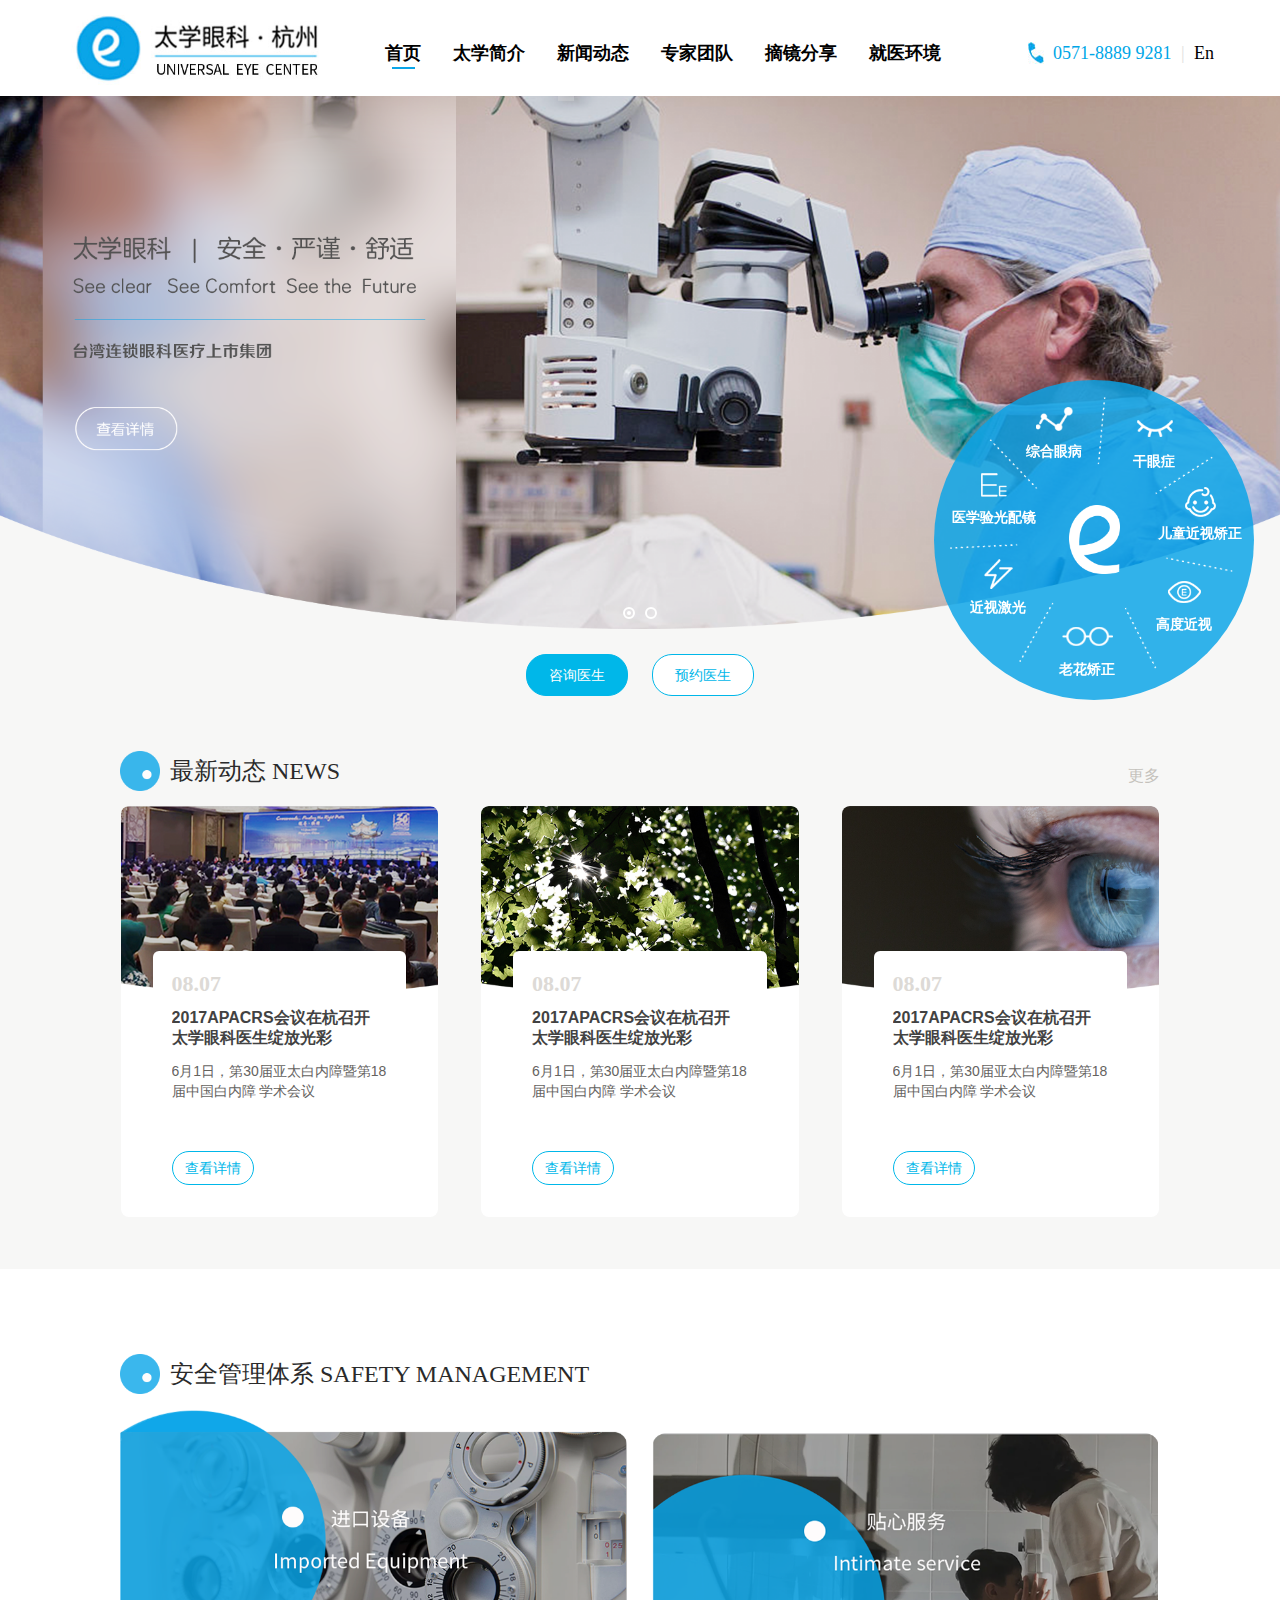
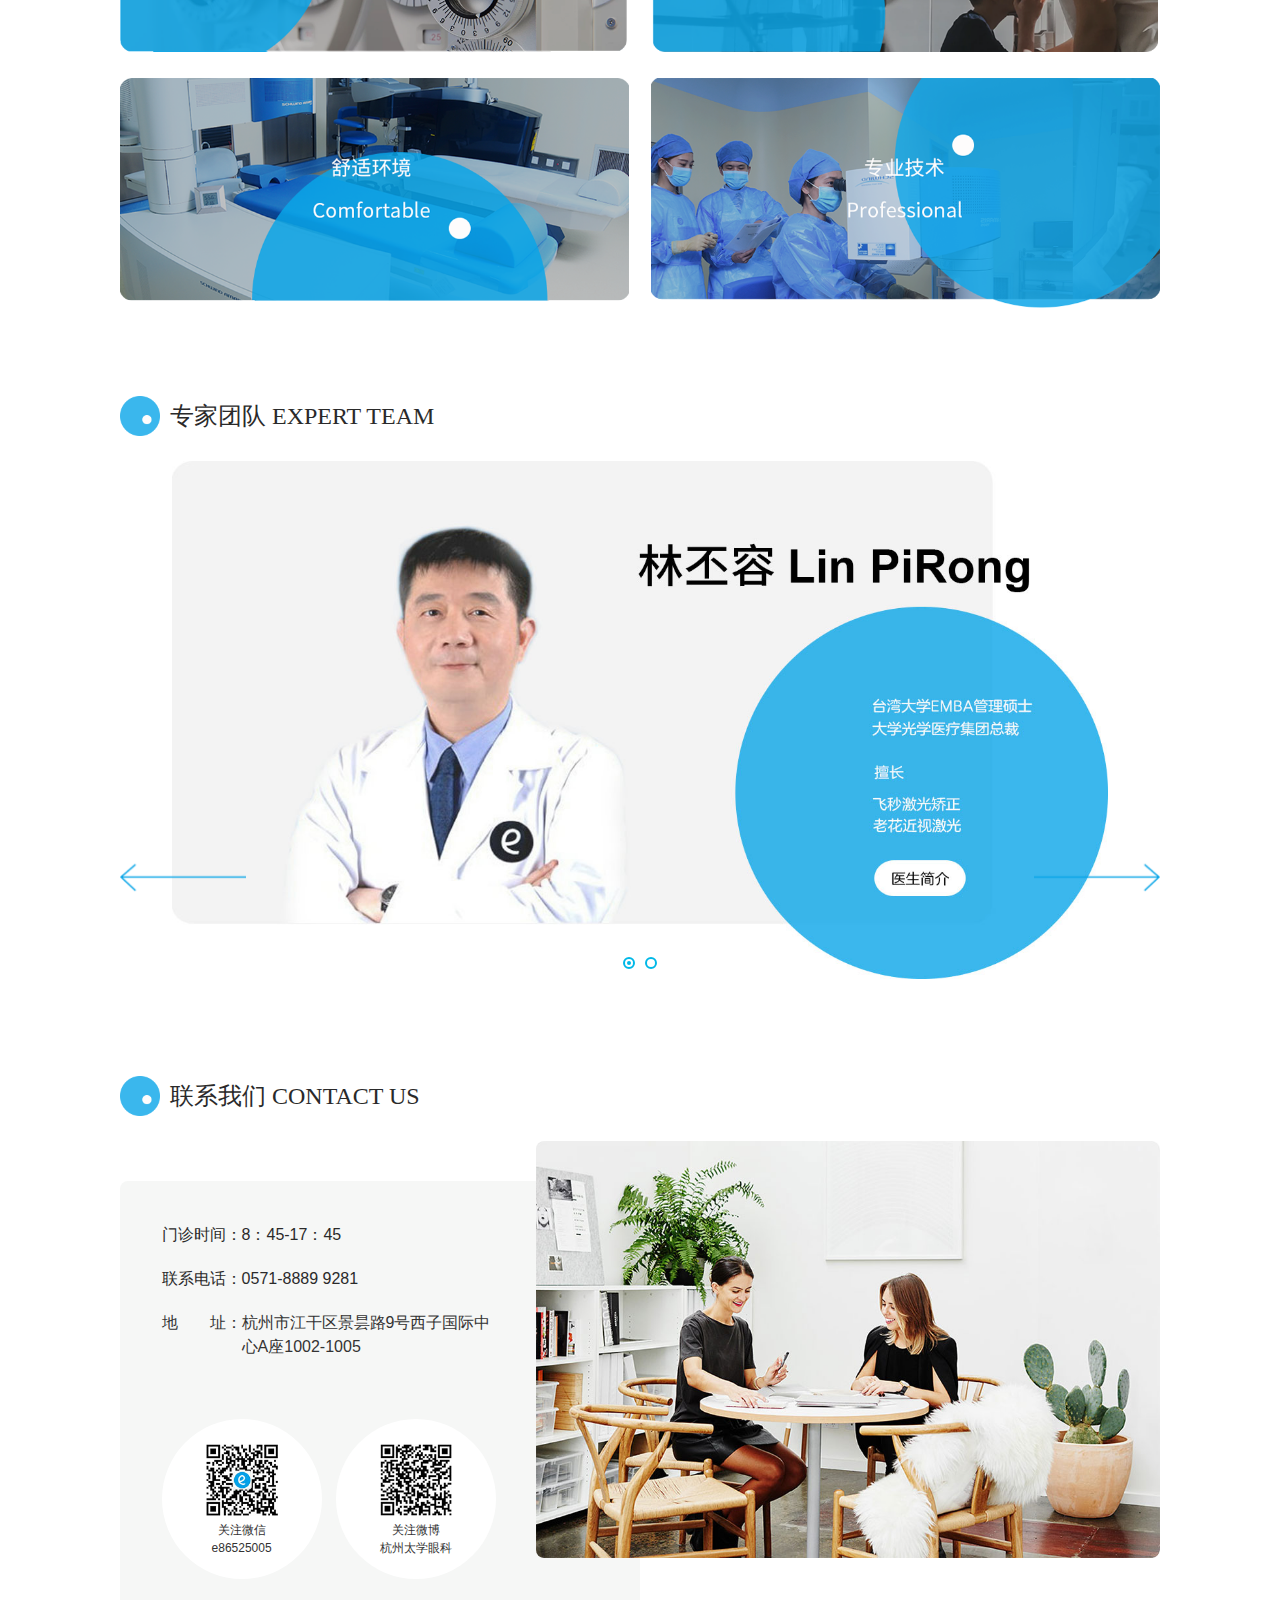
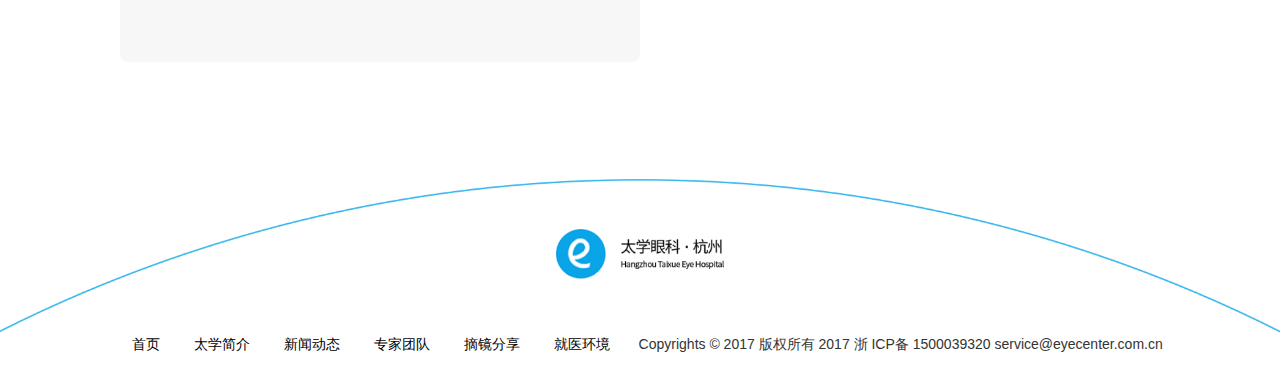
<file: index.html>
<!DOCTYPE html>
<html lang="en">
<head>
	<meta charset="UTF-8">
	<title>首页</title>
	<link rel="stylesheet" href="./css/swiper.min.css">
	<link rel="stylesheet" href="./css/index.css">
</head>
<body>
	<header class="clearfix">
		<a href="./index.html" class="logo fl">
			<img src="./images/logo.jpg" height="100%" />
			<!-- <img src="./images/logo.png" width="76" height="76" />
			<img src="./images/logotext2.png" height="40" /> -->
		</a>
		<div class="menu fl">
			<ul class="nav clearfix">
				<li class="current"><a href="./index.html">首页</a></li>
				<li><a href="./intro.html">太学简介</a></li>
				<li><a href="./news.html">新闻动态</a></li>
				<li><a href="./team.html">专家团队</a></li>
				<li><a href="./share.html">摘镜分享</a></li>
				<li><a href="./surrounding.html">就医环境</a></li>
			</ul>
		</div>
		<div class="tel fr">
			<span>0571-8889 9281</span>
			<span>|</span>
			<span><a href="/">En</a></span>
		</div>
	</header>
	<div class="content">
		<!-- Slider main container -->
		<div class="swiper-container">
		    <!-- Additional required wrapper -->
		    <div class="swiper-wrapper">
		        <!-- Slides -->
		        <div class="swiper-slide">
		        	<a href="./intro.html"><img src="./images/swiper-3.png" width="100%"></a>
		        </div>
		        <div class="swiper-slide">
					<a href="./intro.html"><img src="./images/swiper-2.png" width="100%"></a>
		        </div>
		    </div>
		    <!-- If we need pagination -->
		    <div class="swiper-pagination"></div>
		</div>
		<!-- circle menus -->
		<div class="circle-menus">
			<div class="circle-nav">
				<div class="circle-wrap">
					<ul>
						<li><a href="./eye.html">综合眼病 <span><span>综合眼病</span></span></a></li>
						<li><a href="./eye.html">干眼症 <span><span>干眼症</span></span></a></li>
						<li><a href="./eye.html">儿童近视矫正 <span><span>儿童近视矫正</span></span></a></li>
						<li><a href="./eye.html">高度近视 <span><span>高度近视</span></span></a></li>
						<li><a href="./eye.html">老花矫正 <span><span>老花矫正</span></span></a></li>
						<li><a href="./eye.html">近视激光 <span><span>近视激光</span></span></a></li>
						<li><a href="./eye.html">医学验光配镜 <span><span>医学验光配镜</span></span></a></li>
						<li class="line"></li>
						<li class="line"></li>
						<li class="line"></li>
						<li class="line"></li>
						<li class="line"></li>
						<li class="line"></li>
						<li class="line"></li>
					</ul>
				</div>
			</div>
		</div>
		<!-- intro buttons -->
		<div class="intor-buttons">
			<a href="./index.html">咨询医生</a>
			<a href="./index.html">预约医生</a>
		</div>
		<div class="module clearfix">
			<div class="captain">最新动态 <span>NEWS</span> <a href="./news.html" class="fr">更多</a></div>
			<div class="news">
				<ul class="clearfix">
					<li>
						<div class="wrapper">
							<img src="./images/n-1.png" width="100%">
							<div class="summary">
								<h3>08.07</h3>
								<p>2017APACRS会议在杭召开 太学眼科医生绽放光彩</p>
								<summary>6月1日，第30届亚太白内障暨第18届中国白内障 学术会议 </summary>
								<a href="./newdetail.html">查看详情</a>
							</div>	
						</div>
					</li>
					<li>
						<div class="wrapper">
							<img src="./images/n-2.png" width="100%">
							<div class="summary">
								<h3>08.07</h3>
								<p>2017APACRS会议在杭召开 太学眼科医生绽放光彩</p>
								<summary>6月1日，第30届亚太白内障暨第18届中国白内障 学术会议 </summary>
								<a href="./newdetail.html">查看详情</a>
							</div>	
						</div>
					</li>
					<li>
						<div class="wrapper">
							<img src="./images/n-3.png" width="100%">
							<div class="summary">
								<h3>08.07</h3>
								<p>2017APACRS会议在杭召开 太学眼科医生绽放光彩</p>
								<summary>6月1日，第30届亚太白内障暨第18届中国白内障 学术会议 </summary>
								<a href="./newdetail.html">查看详情</a>
							</div>	
						</div>
					</li>
				</ul>
			</div>
		</div>
		<div class="system">
			<div class="captain">安全管理体系 <span>SAFETY MANAGEMENT</span></div>
			<ul class="clearfix">
				<li><img src="./images/s-1.png" width="100%"></li>
				<li><img src="./images/s-2.png" width="100%"></li>
				<li><img src="./images/s-3.png" width="100%"></li>
				<li><img src="./images/s-4.png" width="100%"></li>
			</ul>
		</div>
		<div class="system">
			<div class="captain">专家团队 <span>EXPERT TEAM</span></div>
			<div class="teams">
				<!-- Slider main container -->
				<div class="swiper-container">
				    <!-- Additional required wrapper -->
				    <div class="swiper-wrapper">
				        <!-- Slides -->
				        <div class="swiper-slide">
				        	<a href="./teamdetail.html"><img src="./images/t-1.jpg" width="100%"></a>
				        </div>
				        <div class="swiper-slide">
							<a href="./teamdetail.html"><img src="./images/t-1.jpg" width="100%"></a>
				        </div>
				    </div>
				    <!-- If we need pagination -->
				    <div class="swiper-pagination"></div>
				</div>
			    <!-- If we need navigation buttons -->
			    <div class="swiper-button-prev"></div>
			    <div class="swiper-button-next"></div>
			</div>
		</div>
		<div class="system" style="padding-top: 100px">
			<div class="captain">联系我们 <span>CONTACT US</span></div>
			<div class="contact clearfix">
				<div class="address fl">
					<p>门诊时间：8：45-17：45</p>
					<p>联系电话：0571-8889 9281</p>
					<div class="clearfix">
						<span class="fl">地&emsp;&emsp;址：</span>
						<p>杭州市江干区景昙路9号西子国际中心A座1002-1005</p>
					</div>
					<ul>
						<li>
							<div>
								<img src="./images/wx.jpg" alt="">
								<div>
									关注微信
									<p>e86525005</p>
								</div>
							</div>
						</li>
						<li>
							<div>
								<img src="./images/wb.jpg" alt="">
								<div>
									关注微博
									<p>杭州太学眼科</p>
								</div>
							</div>
							
						</li>
					</ul>
				</div>
				<div class="contact-img fl">
					<img src="./images/c.jpg" alt="">
				</div>
			</div>
		</div>
	</div>
	<footer>
		<img src="./images/footer.png" width="100%">
		<div class="footer">
			<p>
				<a href="./index.html">
					<img src="./images/logo.png" height="50">
					<img src="./images/logotext.png" height="30">
				</a>
			</p>
			<p>
				<a href="./index.html">首页</a>
				<a href="./intro.html">太学简介</a>
				<a href="./news.html">新闻动态</a>
				<a href="./team.html">专家团队</a>
				<a href="./share.html">摘镜分享</a>
				<a href="./surrounding.html">就医环境</a>
				<span>Copyrights © 2017 版权所有 2017 浙 ICP备 1500039320 service@eyecenter.com.cn</span>
			</p>
		</div>
	</footer>
	<script src="./js/jquery-1.12.4.min.js"></script>
	<script src="./js/swiper.jquery.min.js"></script>
	<script>
		$(function(){
			$('body').css({background: '#fff'});
			//initialize swiper when document ready  
		    var mySwiper = new Swiper ('.swiper-container', {
		    	autoplay: 5000,
		      	// Optional parameters
		      	loop: true,
		      	// If we need pagination
    			pagination: '.swiper-pagination',
    			paginationClickable: true,
    			// nextButton: '.swiper-button-next',
    			// prevButton: '.swiper-button-prev'
		    });
		    var teamSwiper = new Swiper($('.teams').find('.swiper-container'), {
		    	autoplay: 5000,
		      	// Optional parameters
		      	loop: true,
		      	// If we need pagination
    			pagination: '.swiper-pagination',
    			paginationClickable: true,
    			nextButton: '.swiper-button-next',
    			prevButton: '.swiper-button-prev'
		    })
		})
	</script>
</body>
</html>
</file>
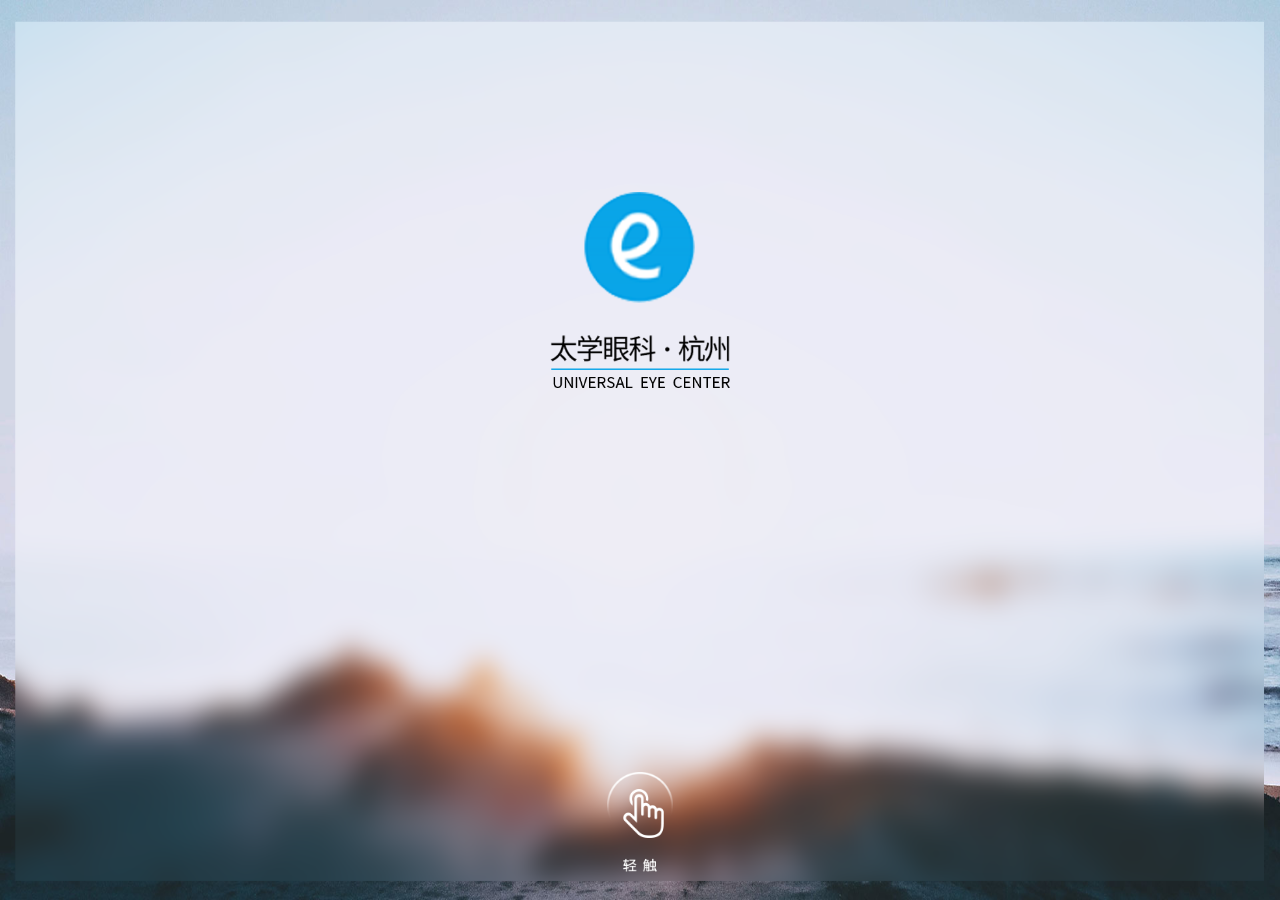
<file: boot.html>
<!DOCTYPE html>
<html lang="en">
<head>
	<meta charset="UTF-8">
	<title>点击进入首页</title>
	<link rel="stylesheet" href="./css/index.css">
</head>
<body>
	<div class="boot">
		<img src="./images/bootbg.jpg" width="100%" height="100%">
	</div>
	<div class="boot-title"></div>
	<div class="boot-container">
		<a href="./index.html">
			<div class="boot-logo">
				<img src="./images/boot-bg.png" />
				<!-- <img src="./images/logo.png" />
				<p>太学眼科·杭州</p>
				<p><span>UNIVERSAL EYE CENTER</span></p> -->
			</div>
			<span></span>
			<div class="boot-info">
			<!-- 安全 · 严谨 · 舒适&emsp;<span>看见你的未来</span> -->
			<img src="./images/bootbg2.png" width="400" />
		</div>
		</a>
	</div>
	<script src="./js/jquery-1.12.4.min.js"></script>
	<script type="text/javascript">
		// 点击后才会执行动画 
		$('body').one('click', function(){
			$(this).addClass('transition');
			return false;
		})
	</script>
</body>
</html>
</file>
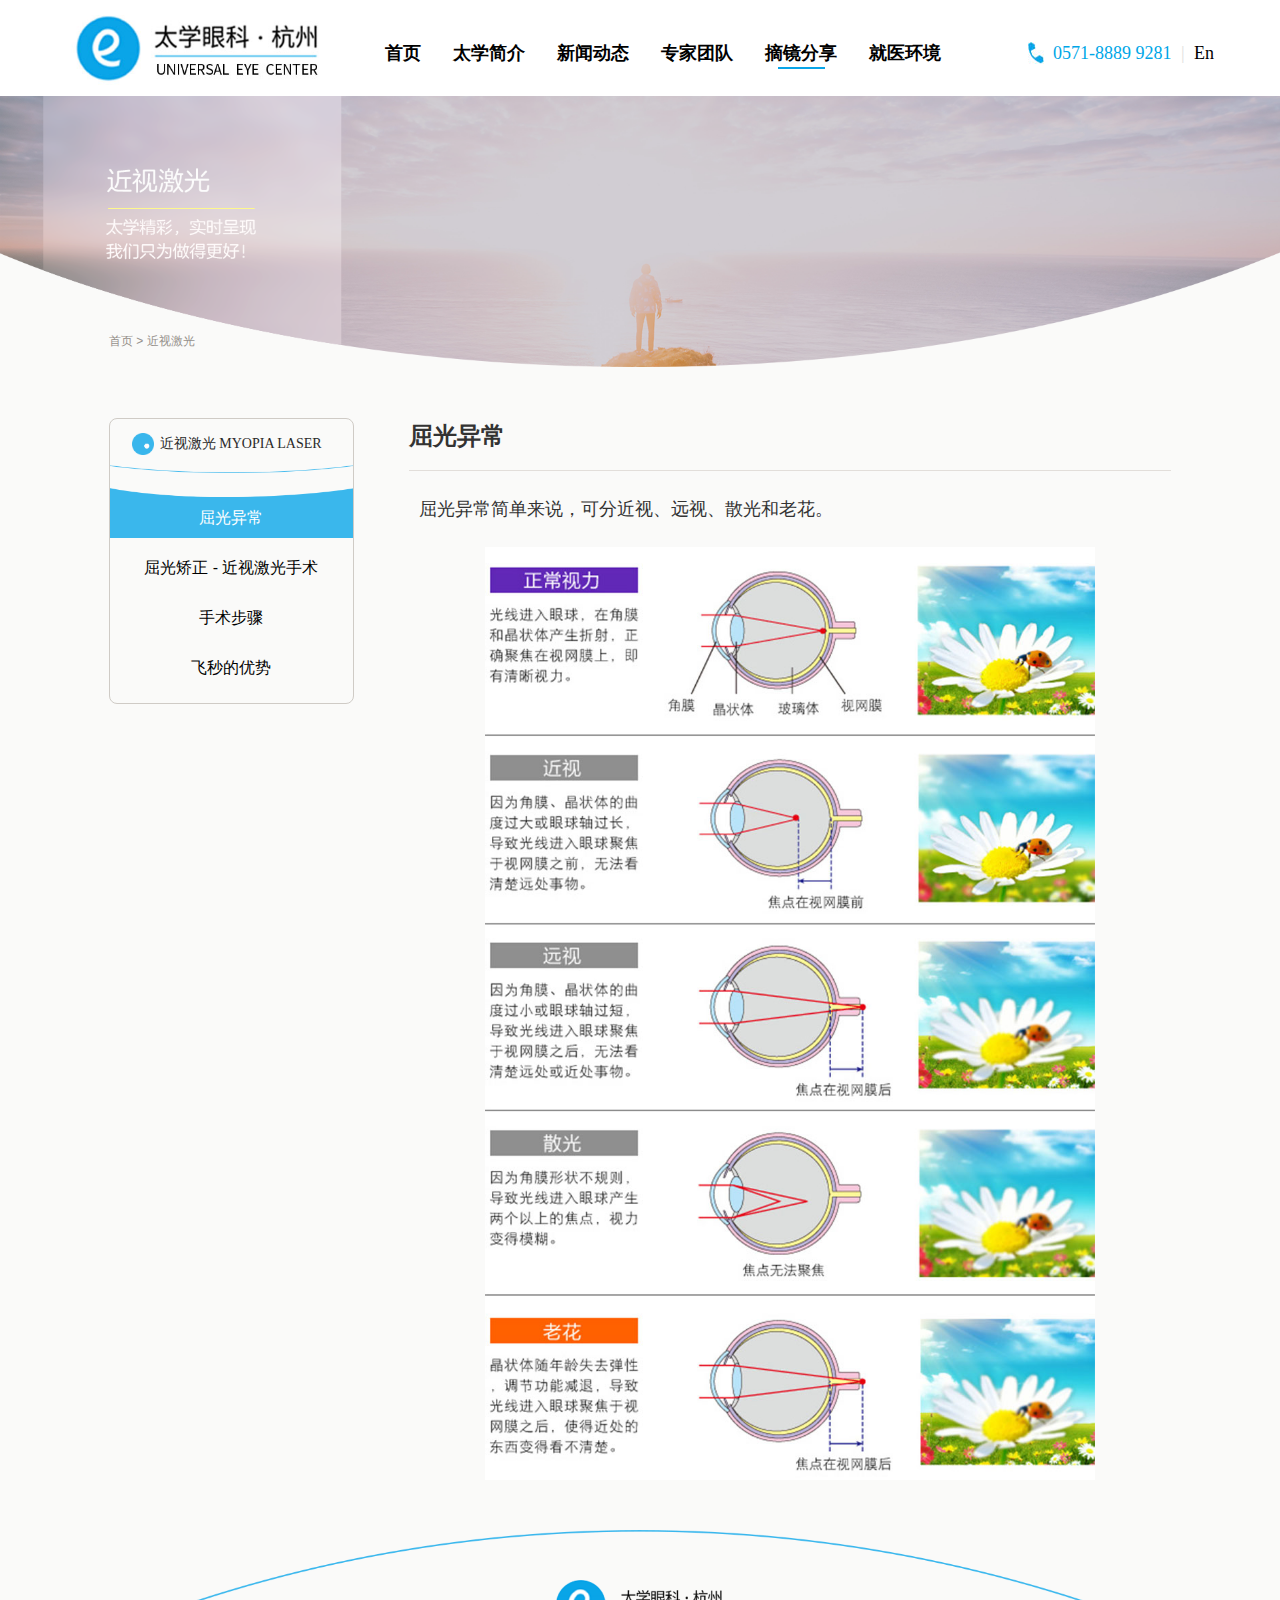
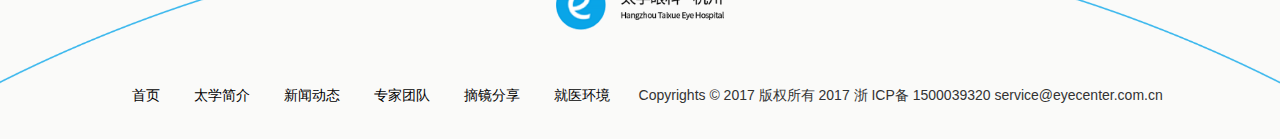
<file: eye.html>
<!DOCTYPE html>
<html lang="en">
<head>
	<meta charset="UTF-8">
	<title>近视激光</title>
	<link rel="stylesheet" href="./css/index.css">
</head>
<body>
	<header class="clearfix">
		<a href="./index.html" class="logo fl">
			<img src="./images/logo.jpg" height="100%" />
			<!-- <img src="./images/logo.png" width="76" height="76" />
			<img src="./images/logotext2.png" height="40" /> -->
		</a>
		<div class="menu fl">
			<ul class="nav clearfix">
				<li><a href="./index.html">首页</a></li>
				<li><a href="./intro.html">太学简介</a></li>
				<li><a href="./news.html">新闻动态</a></li>
				<li><a href="./team.html">专家团队</a></li>
				<li class="current"><a href="./share.html">摘镜分享</a></li>
				<li><a href="./surrounding.html">就医环境</a></li>
			</ul>
		</div>
		<div class="tel fr">
			<span>0571-8889 9281</span>
			<span>|</span>
			<span><a href="/">En</a></span>
		</div>
	</header>
	<div class="teambg">
		<img src="./images/e-bg.png" width="100%" alt="">
	</div>
	<!-- 面包屑 -->
	<div class="bream share-bream">
		<a href="./index.html">首页</a>
		<span>></span>
		<span>近视激光</span>
	</div>
	<div class="content">
		<div class="share clearfix">
			<div class="sider fl">
				<div class="side-item">
					<div class="captain tag2">近视激光  <span>MYOPIA LASER</span></div>
					<div class="side-bg"><img src="./images/n-bg2.png" width="100%" /></div>
					<div class="side-info">
						<ul>
							<li class="current"><a href="">屈光异常</a></li>
							<li><a href="">屈光矫正 - 近视激光手术</a></li>
							<li><a href="">手术步骤</a></li>
							<li><a href="">飞秒的优势</a></li>
						</ul>
					</div>
				</div>
			</div>
			<div class="share-container">
				<h2>屈光异常</h2>
				<div class="share-summary">
					<h3>屈光异常简单来说，可分近视、远视、散光和老花。</h3>
					<img src="./images/e-8.jpg">
				</div>
			</div>
		</div>
	</div>
	<footer>
		<img src="./images/footer.png" width="100%">
		<div class="footer">
			<p>
				<a href="./index.html">
					<img src="./images/logo.png" height="50">
					<img src="./images/logotext.png" height="30">
				</a>
			</p>
			<p>
				<a href="./index.html">首页</a>
				<a href="./intro.html">太学简介</a>
				<a href="./news.html">新闻动态</a>
				<a href="./team.html">专家团队</a>
				<a href="./share.html">摘镜分享</a>
				<a href="./surrounding.html">就医环境</a>
				<span>Copyrights © 2017 版权所有 2017 浙 ICP备 1500039320 service@eyecenter.com.cn</span>
			</p>
		</div>
	</footer>
</body>
</html>
</file>
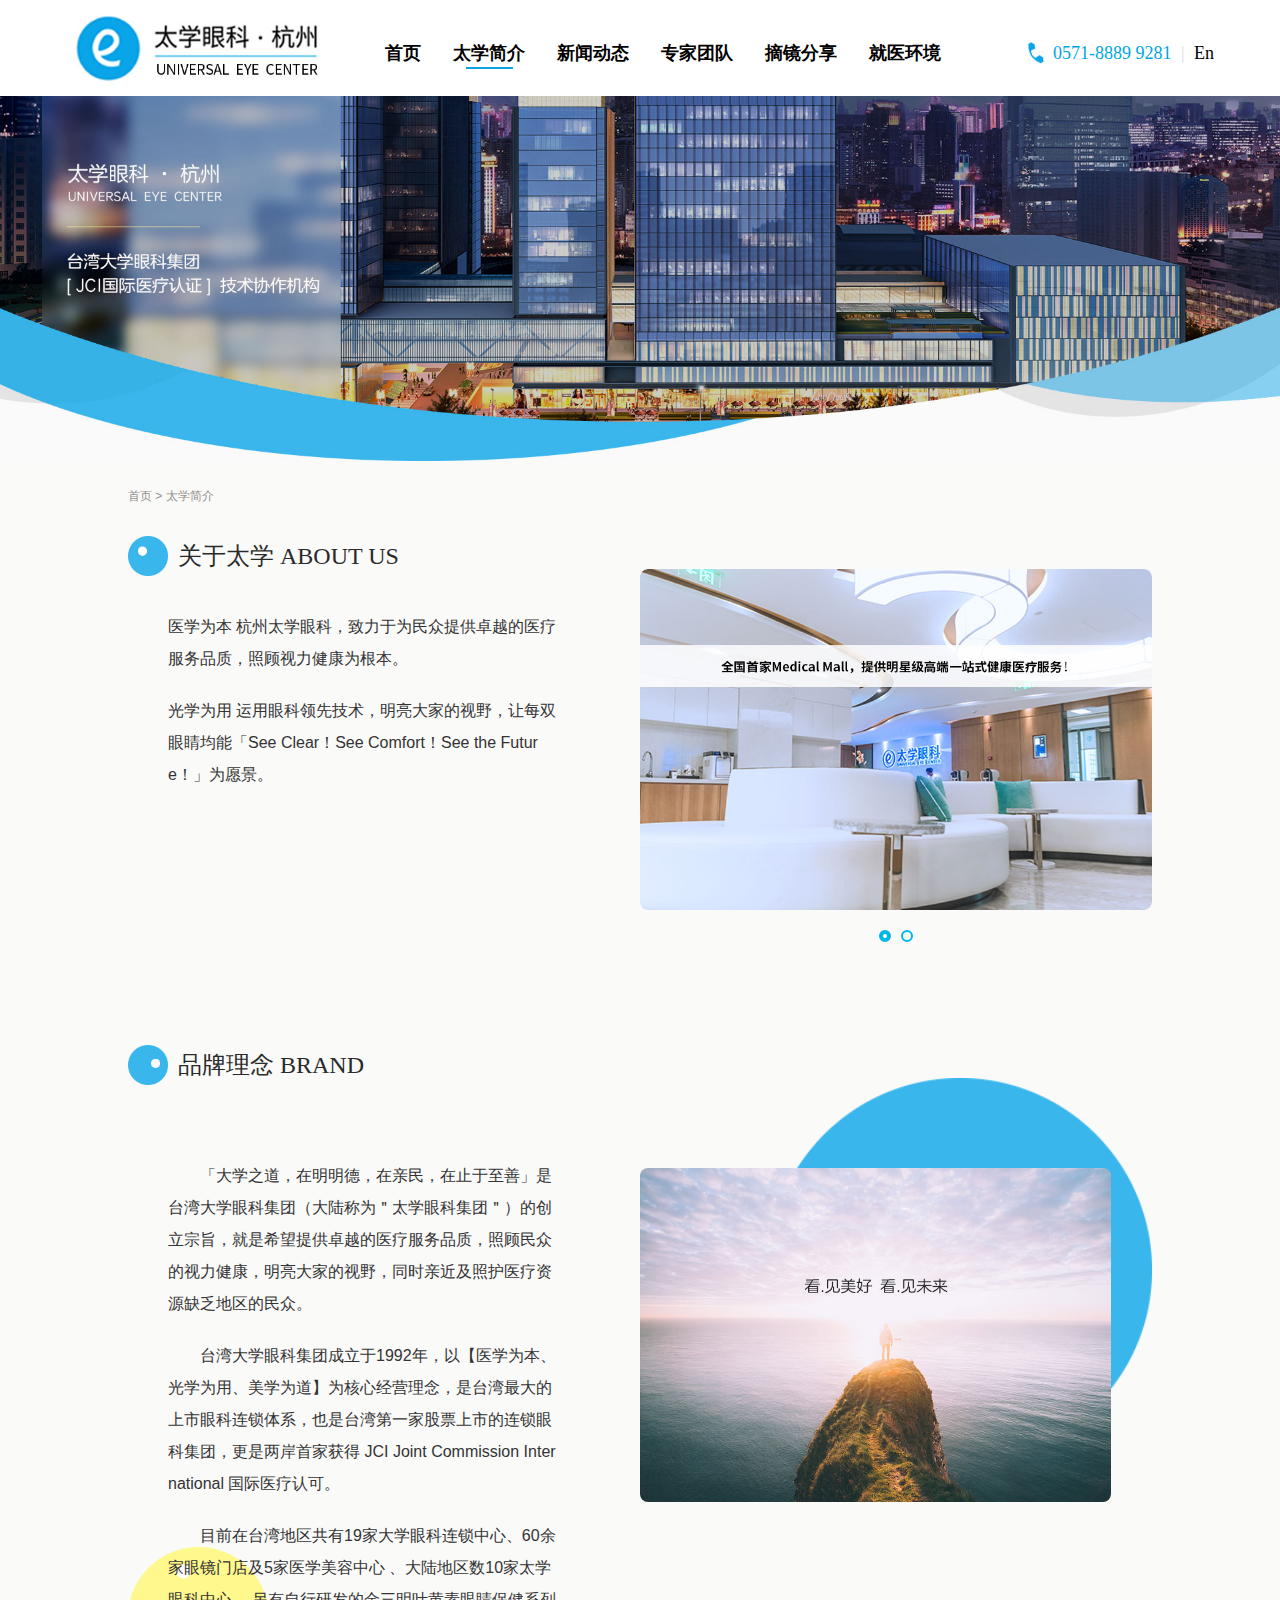
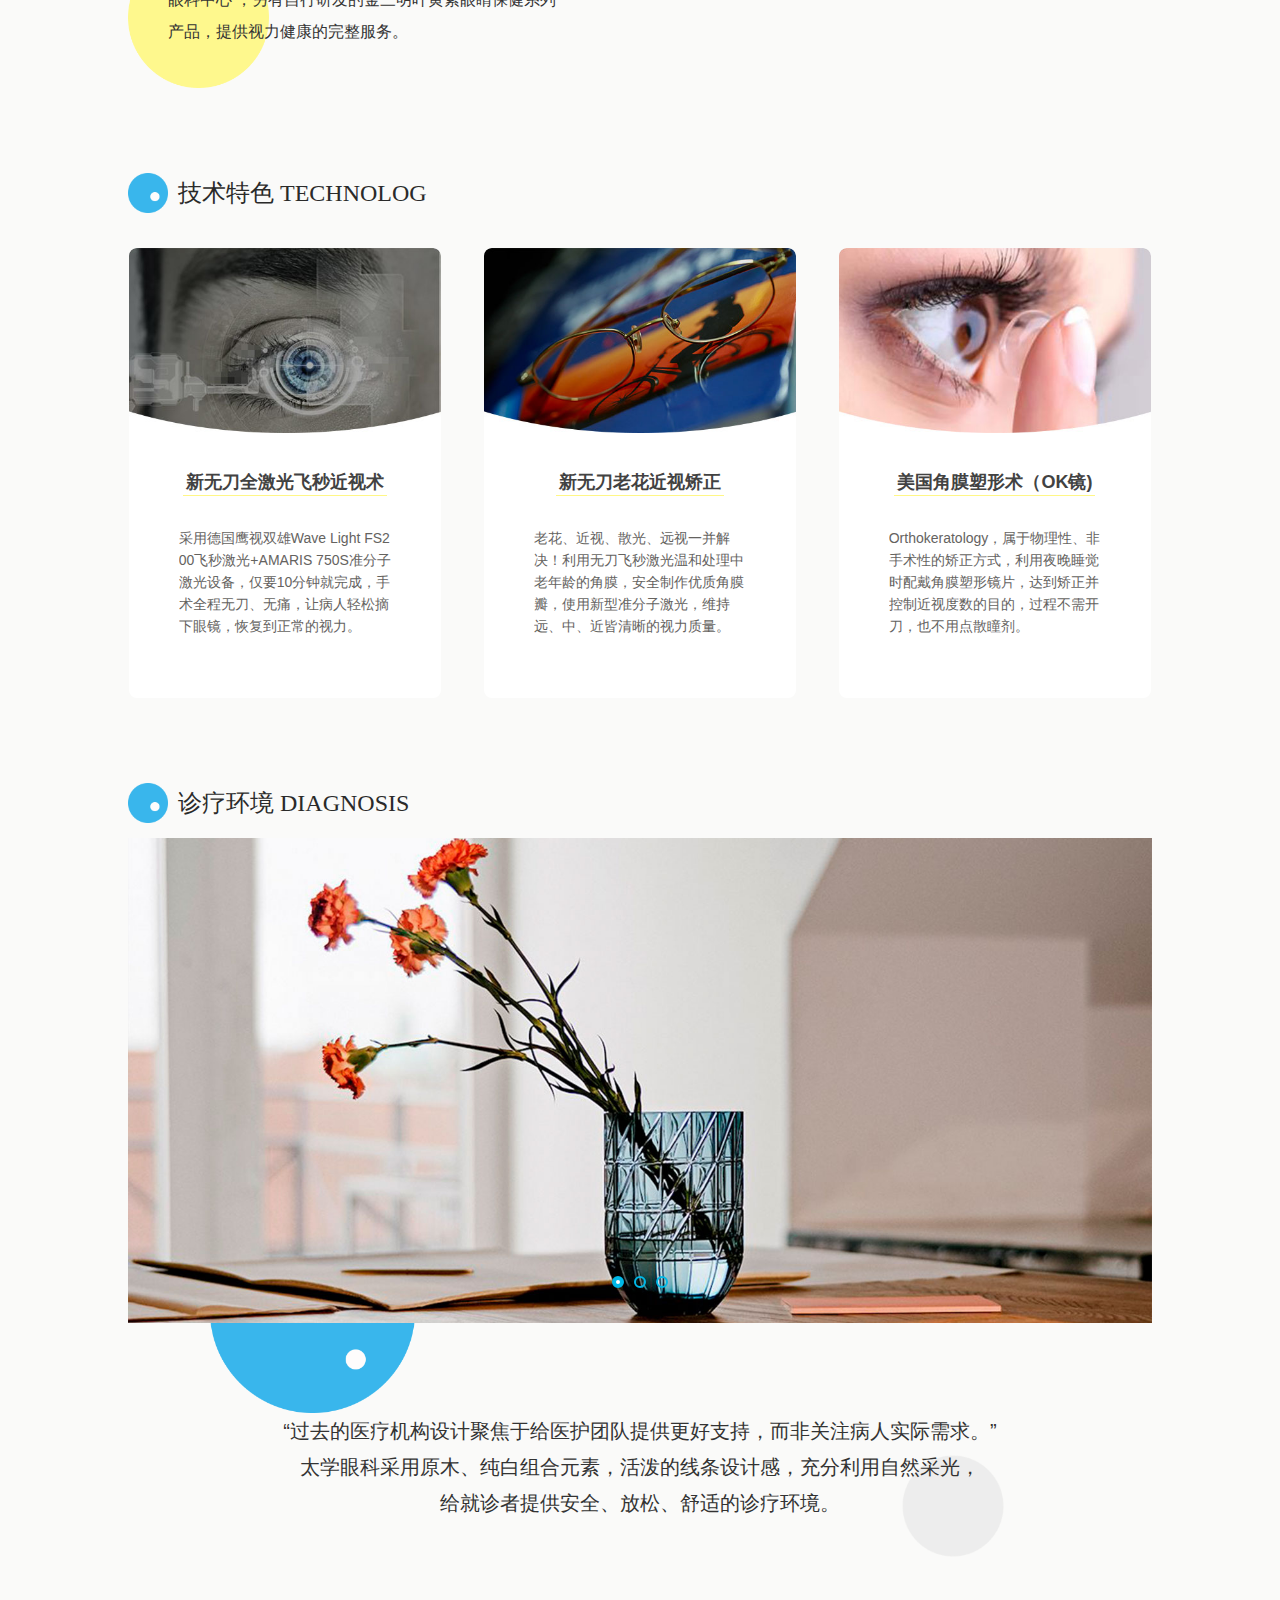
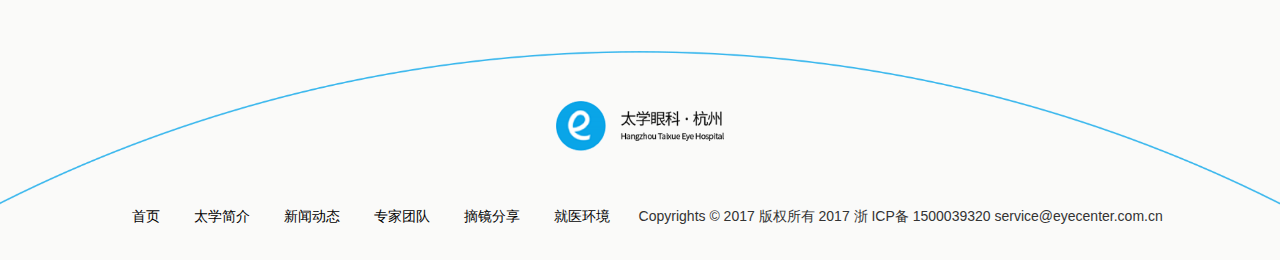
<file: intro.html>
<!DOCTYPE html>
<html lang="en">
<head>
	<meta charset="UTF-8">
	<title>简介</title>
	<link rel="stylesheet" href="./css/swiper.min.css">
	<link rel="stylesheet" href="./css/index.css">
</head>
<body>
	<header class="clearfix">
		<a href="./index.html" class="logo fl">
			<img src="./images/logo.jpg" height="100%" />
			<!-- <img src="./images/logo.png" width="76" height="76" />
			<img src="./images/logotext2.png" height="40" /> -->
		</a>
		<div class="menu fl">
			<ul class="nav clearfix">
				<li><a href="./index.html">首页</a></li>
				<li class="current"><a href="./intro.html">太学简介</a></li>
				<li><a href="./news.html">新闻动态</a></li>
				<li><a href="./team.html">专家团队</a></li>
				<li><a href="./share.html">摘镜分享</a></li>
				<li><a href="./surrounding.html">就医环境</a></li>
			</ul>
		</div>
		<div class="tel fr">
			<span>0571-8889 9281</span>
			<span>|</span>
			<span><a href="/">En</a></span>
		</div>
	</header>
	<div class="teambg">
		<img src="./images/intro-bg.jpg" width="100%" alt="">
		<!-- <span>
			<input type="search" placeholder="请输入关键词查询" name="">
		</span> -->
	</div>
	<div class="content">
		<!-- 面包屑 -->
		<div class="bream">
			<a href="./index.html">首页</a>
			<span>></span>
			<span>太学简介</span>
		</div>
		<div class="teamdetail">
			<div class="intro clearfix" style="padding-bottom: 130px;">
				<div class="intro-item fl">
					<div class="captain tag2">关于太学 <span>ABOUT US</span></div>
					<summary>
						<p>医学为本  杭州太学眼科，致力于为民众提供卓越的医疗服务品质，照顾视力健康为根本。</p>
						<p>光学为用  运用眼科领先技术，明亮大家的视野，让每双眼睛均能「See Clear！See Comfort！See the Future！」为愿景。</p>
					</summary>
				</div>
				<div class="intro-swiper">
					<div class="intro-swiper-container">
						<!-- Slider main container -->
						<div class="swiper-container">
						    <!-- Additional required wrapper -->
						    <div class="swiper-wrapper">
						        <!-- Slides -->
						        <div class="swiper-slide">
						        	<img src="./images/s-6.jpg" width="100%">
						        </div>
						        <div class="swiper-slide">
									<img src="./images/ti.png" width="100%">
						        </div>
						    </div>
						    
						</div>
						<!-- If we need pagination -->
						<div class="swiper-pagination"></div>
					</div>
				</div>
			</div>
			<div class="intro clearfix">
				<div class="intro-item fl">
					<div class="captain tag3">品牌理念 <span>BRAND</span></div>
					<div class="summary">
						<p>
							&emsp;&emsp;「大学之道，在明明德，在亲民，在止于至善」是台湾大学眼科集团（大陆称为＂太学眼科集团＂）的创立宗旨，就是希望提供卓越的医疗服务品质，照顾民众的视力健康，明亮大家的视野，同时亲近及照护医疗资源缺乏地区的民众。
						</p>
						<p>
							&emsp;&emsp;台湾大学眼科集团成立于1992年，以【医学为本、光学为用、美学为道】为核心经营理念，是台湾最大的上市眼科连锁体系，也是台湾第一家股票上市的连锁眼科集团，更是两岸首家获得 JCI Joint Commission International 国际医疗认可。
						</p>
						<p>
							&emsp;&emsp;目前在台湾地区共有19家大学眼科连锁中心、60余家眼镜门店及5家医学美容中心 、大陆地区数10家太学眼科中心 ，另有自行研发的金三明叶黄素眼睛保健系列产品，提供视力健康的完整服务。
						</p>
					</div>
				</div>
				<div class="intro-swiper">
					<div class="intro-swiper-container">
						<div class="img">
							<img src="./images/s-7.jpg" width="100%" />
						</div>
					</div>
				</div>
			</div>
			<div class="intro clearfix">
				<div class="captain tag2">技术特色 <span>TECHNOLOG</span></div>
				<div class="module">
					<div class="news">
						<ul class="clearfix">
							<li>
								<div class="wrapper">
									<img src="./images/t-2.jpg" width="100%">
									<div class="summary">
										<p><span>新无刀全激光飞秒近视术</span></p>
										<summary>采用德国鹰视双雄Wave Light FS200飞秒激光+AMARIS 750S准分子激光设备，仅要10分钟就完成，手术全程无刀、无痛，让病人轻松摘下眼镜，恢复到正常的视力。</summary>
									</div>	
								</div>
							</li>
							<li>
								<div class="wrapper">
									<img src="./images/t-3.jpg" width="100%">
									<div class="summary">
										<p><span>新无刀老花近视矫正</span></p>
										<summary>老花、近视、散光、远视一并解决！利用无刀飞秒激光温和处理中老年龄的角膜，安全制作优质角膜瓣，使用新型准分子激光，维持远、中、近皆清晰的视力质量。</summary>
									</div>	
								</div>
							</li>
							<li>
								<div class="wrapper">
									<img src="./images/t-4.jpg" width="100%">
									<div class="summary">
										<p><span>美国角膜塑形术（OK镜)</span></p>
										<summary>Orthokeratology，属于物理性、非手术性的矫正方式，利用夜晚睡觉时配戴角膜塑形镜片，达到矫正并控制近视度数的目的，过程不需开刀，也不用点散瞳剂。</summary>
									</div>	
								</div>
							</li>
						</ul>
					</div>
				</div>
				
			</div>
			<div class="intro clearfix">
				<div class="captain tag2">诊疗环境 <span>DIAGNOSIS</span></div>
				<div class="diagn">
					<!-- Slider main container -->
					<div class="swiper-container">
					    <!-- Additional required wrapper -->
					    <div class="swiper-wrapper">
					        <!-- Slides -->
					        <div class="swiper-slide">
					        	<img src="./images/s-5.jpg" width="100%" />
					        </div>
					        <div class="swiper-slide">
								<img src="./images/e-1-2.jpg" width="100%" />
					        </div>
					        <div class="swiper-slide">
								<img src="./images/e-6-2.jpg" width="100%" />
					        </div>
					    </div>
					    <!-- If we need pagination -->
						<div class="swiper-pagination"></div>
					</div>
				</div>
				<div class="diagn-text">
					<p>“过去的医疗机构设计聚焦于给医护团队提供更好支持，而非关注病人实际需求。”</p>
					<p>太学眼科采用原木、纯白组合元素，活泼的线条设计感，充分利用自然采光，</p>
					<p>给就诊者提供安全、放松、舒适的诊疗环境。</p>
				</div>
			</div>
		</div>
	</div>
	<footer>
		<img src="./images/footer.png" width="100%">
		<div class="footer">
			<p>
				<a href="./index.html">
					<img src="./images/logo.png" height="50">
					<img src="./images/logotext.png" height="30">
				</a>
			</p>
			<p>
				<a href="./index.html">首页</a>
				<a href="./intro.html">太学简介</a>
				<a href="./news.html">新闻动态</a>
				<a href="./team.html">专家团队</a>
				<a href="./share.html">摘镜分享</a>
				<a href="./surrounding.html">就医环境</a>
				<span>Copyrights © 2017 版权所有 2017 浙 ICP备 1500039320 service@eyecenter.com.cn</span>
			</p>
		</div>
	</footer>
	<script src="./js/jquery-1.12.4.min.js"></script>
	<script src="./js/swiper.jquery.min.js"></script>
	<script>
		$(function(){
			var mySwiper = new Swiper($('.intro-swiper').find('.swiper-container'), {
				autoplay: 5000,
		      	// Optional parameters
		      	loop: true,
		      	// If we need pagination
    			pagination: $('.intro-swiper').find('.swiper-pagination'),
    			paginationClickable: true,
    			// nextButton: '.swiper-button-next',
    			// prevButton: '.swiper-button-prev'
			})
			//initialize swiper when document ready  
		    var mySwiper2 = new Swiper ($('.diagn').find('.swiper-container'), {
		    	autoplay: false,
		      	// Optional parameters
		      	loop: true,
		      	// If we need pagination
    			pagination: $('.diagn').find('.swiper-pagination'),
    			paginationClickable: true,
    			// autoHeight: true
    			// nextButton: '.swiper-button-next',
    			// prevButton: '.swiper-button-prev'
		    });
		})
	</script>
</body>
</html>
</file>
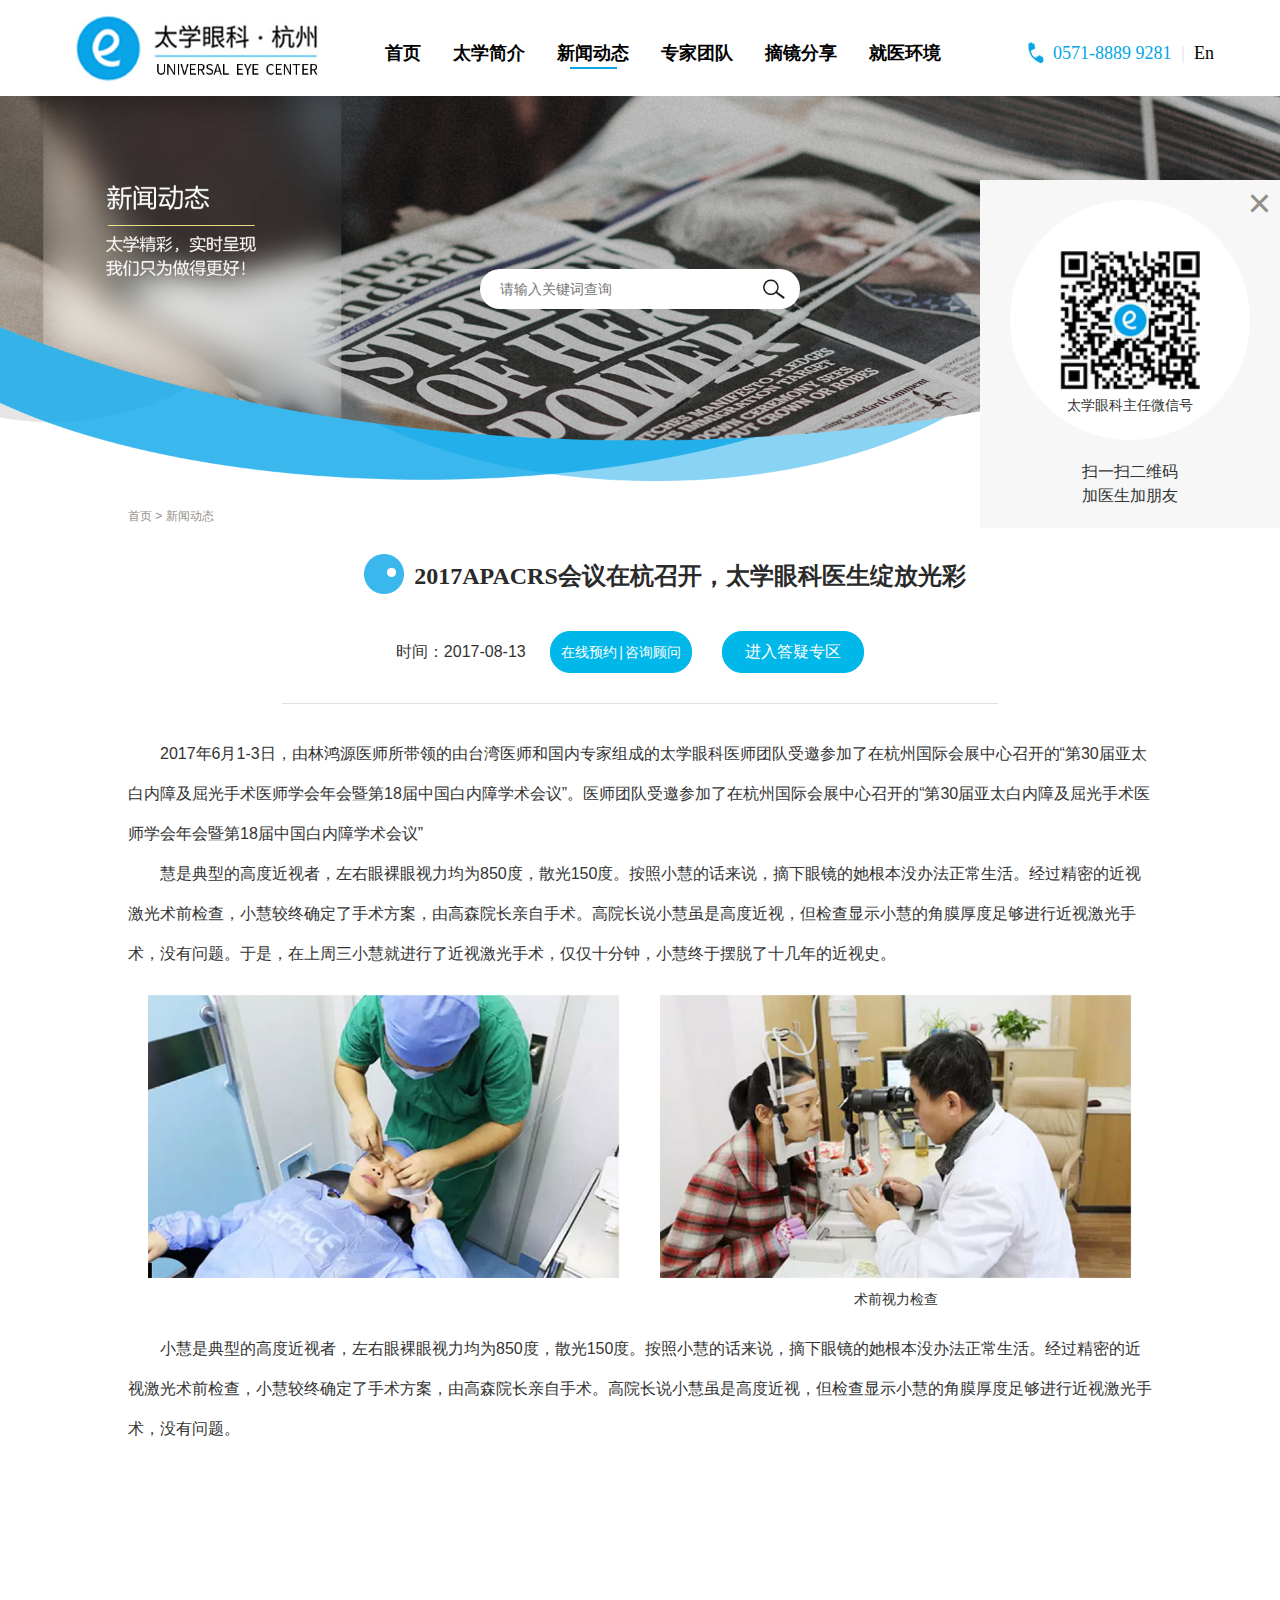
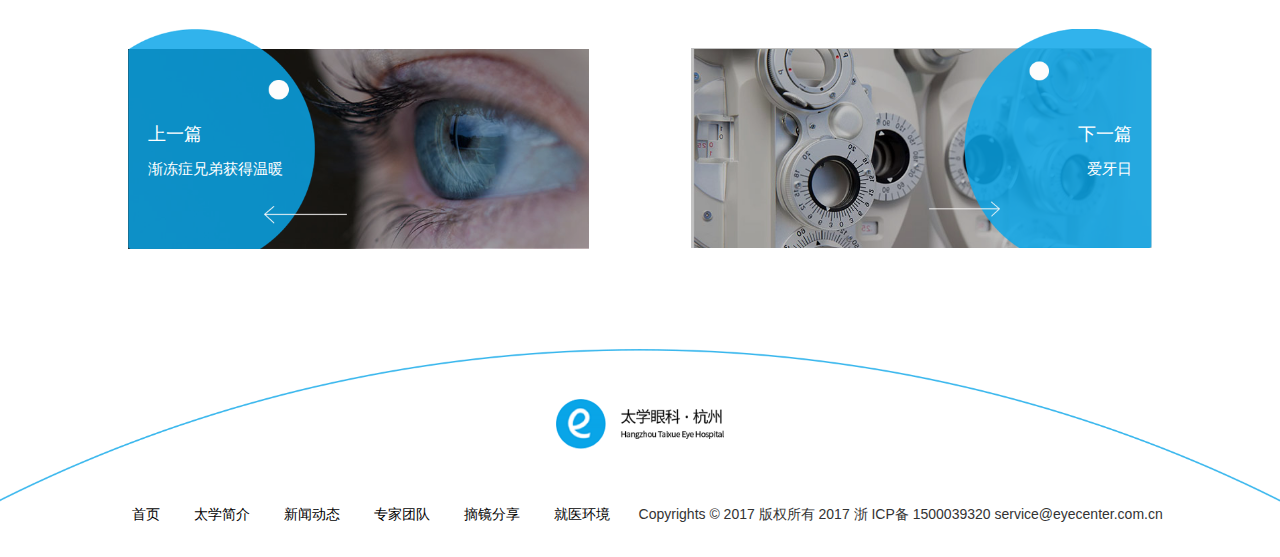
<file: newdetail.html>
<!DOCTYPE html>
<html lang="en">
<head>
	<meta charset="UTF-8">
	<title>新闻详情页</title>
	<link rel="stylesheet" href="./css/index.css">
</head>
<body style="background-color: #fff">
	<header class="clearfix">
		<a href="./index.html" class="logo fl">
			<img src="./images/logo.jpg" height="100%" />
			<!-- <img src="./images/logo.png" width="76" height="76" />
			<img src="./images/logotext2.png" height="40" /> -->
		</a>
		<div class="menu fl">
			<ul class="nav clearfix">
				<li><a href="./index.html">首页</a></li>
				<li><a href="./intro.html">太学简介</a></li>
				<li class="current"><a href="./news.html">新闻动态</a></li>
				<li><a href="./team.html">专家团队</a></li>
				<li><a href="./share.html">摘镜分享</a></li>
				<li><a href="./surrounding.html">就医环境</a></li>
			</ul>
		</div>
		<div class="tel fr">
			<span>0571-8889 9281</span>
			<span>|</span>
			<span><a href="/">En</a></span>
		</div>
	</header>
	<div class="teambg">
		<img src="./images/news-bg.png" width="100%" alt="">
		<span>
			<input type="search" placeholder="请输入关键词查询" name="">
		</span>
	</div>
	<div class="content">
		<!-- 面包屑 -->
		<div class="bream news-bream">
			<a href="./index.html">首页</a>
			<span>></span>
			<span>新闻动态</span>
		</div>
		<div class="news-container clearfix">
			<div class="newsdetail">
				<div class="news-title">
					<h2 class="captain">2017APACRS会议在杭召开，太学眼科医生绽放光彩</h2>
					<p>时间：2017-08-13 <span><a href="">在线预约</a>|<a href="">咨询顾问</a></span><a href="">进入答疑专区</a></p>
				</div>
				<div class="news-info">
					<p>&emsp;&emsp;2017年6月1-3日，由林鸿源医师所带领的由台湾医师和国内专家组成的太学眼科医师团队受邀参加了在杭州国际会展中心召开的“第30届亚太白内障及屈光手术医师学会年会暨第18届中国白内障学术会议”。医师团队受邀参加了在杭州国际会展中心召开的“第30届亚太白内障及屈光手术医师学会年会暨第18届中国白内障学术会议”</p>
					<p>&emsp;&emsp;慧是典型的高度近视者，左右眼裸眼视力均为850度，散光150度。按照小慧的话来说，摘下眼镜的她根本没办法正常生活。经过精密的近视激光术前检查，小慧较终确定了手术方案，由高森院长亲自手术。高院长说小慧虽是高度近视，但检查显示小慧的角膜厚度足够进行近视激光手术，没有问题。于是，在上周三小慧就进行了近视激光手术，仅仅十分钟，小慧终于摆脱了十几年的近视史。</p>
					<div class="news-img clearfix">
						<div class="fl"><img src="./images/a-5.jpg"><p></p></div>
						<div class="fr"><img src="./images/a-6.jpg"><p>术前视力检查</p></div>
					</div>
					<p>&emsp;&emsp;小慧是典型的高度近视者，左右眼裸眼视力均为850度，散光150度。按照小慧的话来说，摘下眼镜的她根本没办法正常生活。经过精密的近视激光术前检查，小慧较终确定了手术方案，由高森院长亲自手术。高院长说小慧虽是高度近视，但检查显示小慧的角膜厚度足够进行近视激光手术，没有问题。</p>
				</div>
				<div class="news-page clearfix">
					<div class="fl">
						<img src="./images/arr-1.jpg">
						<a href="" title="上一篇">
							<div>
								上一篇
								<p>渐冻症兄弟获得温暖 </p>
							</div>
						</a>
					</div>
					<div class="fr">
						<img src="./images/arr-2.jpg">
						<a href="" title="下一篇">
							<div>
								下一篇
								<p>爱牙日</p>
							</div>
						</a>
					</div>
				</div>
			</div>
		</div>
	</div>
	<footer>
		<img src="./images/footer.png" width="100%">
		<div class="footer">
			<p>
				<a href="./index.html">
					<img src="./images/logo.png" height="50">
					<img src="./images/logotext.png" height="30">
				</a>
			</p>
			<p>
				<a href="./index.html">首页</a>
				<a href="./intro.html">太学简介</a>
				<a href="./news.html">新闻动态</a>
				<a href="./team.html">专家团队</a>
				<a href="./share.html">摘镜分享</a>
				<a href="./surrounding.html">就医环境</a>
				<span>Copyrights © 2017 版权所有 2017 浙 ICP备 1500039320 service@eyecenter.com.cn</span>
			</p>
		</div>
	</footer>
	<div class="fixed">
		<div class="fixed-wrap fixed-news">
			<span class="fixed-btn j-fixed-btn" title="点击关闭此窗口">&times;</span>
			<div class="fixed-news-img">
				<img src="./images/wx.jpg" />
				<p>太学眼科主任微信号</p>
			</div>
			<div>
				扫一扫二维码
				<p>加医生加朋友</p>
			</div>
		</div>
	</div>
	<script src="./js/jquery-1.12.4.min.js"></script>
	<script type="text/javascript">
		$(function(){
			$('.j-fixed-btn').click(function(){
				$(this).closest('.fixed').remove();
			})
		})
	</script>
</body>
</html>
</file>
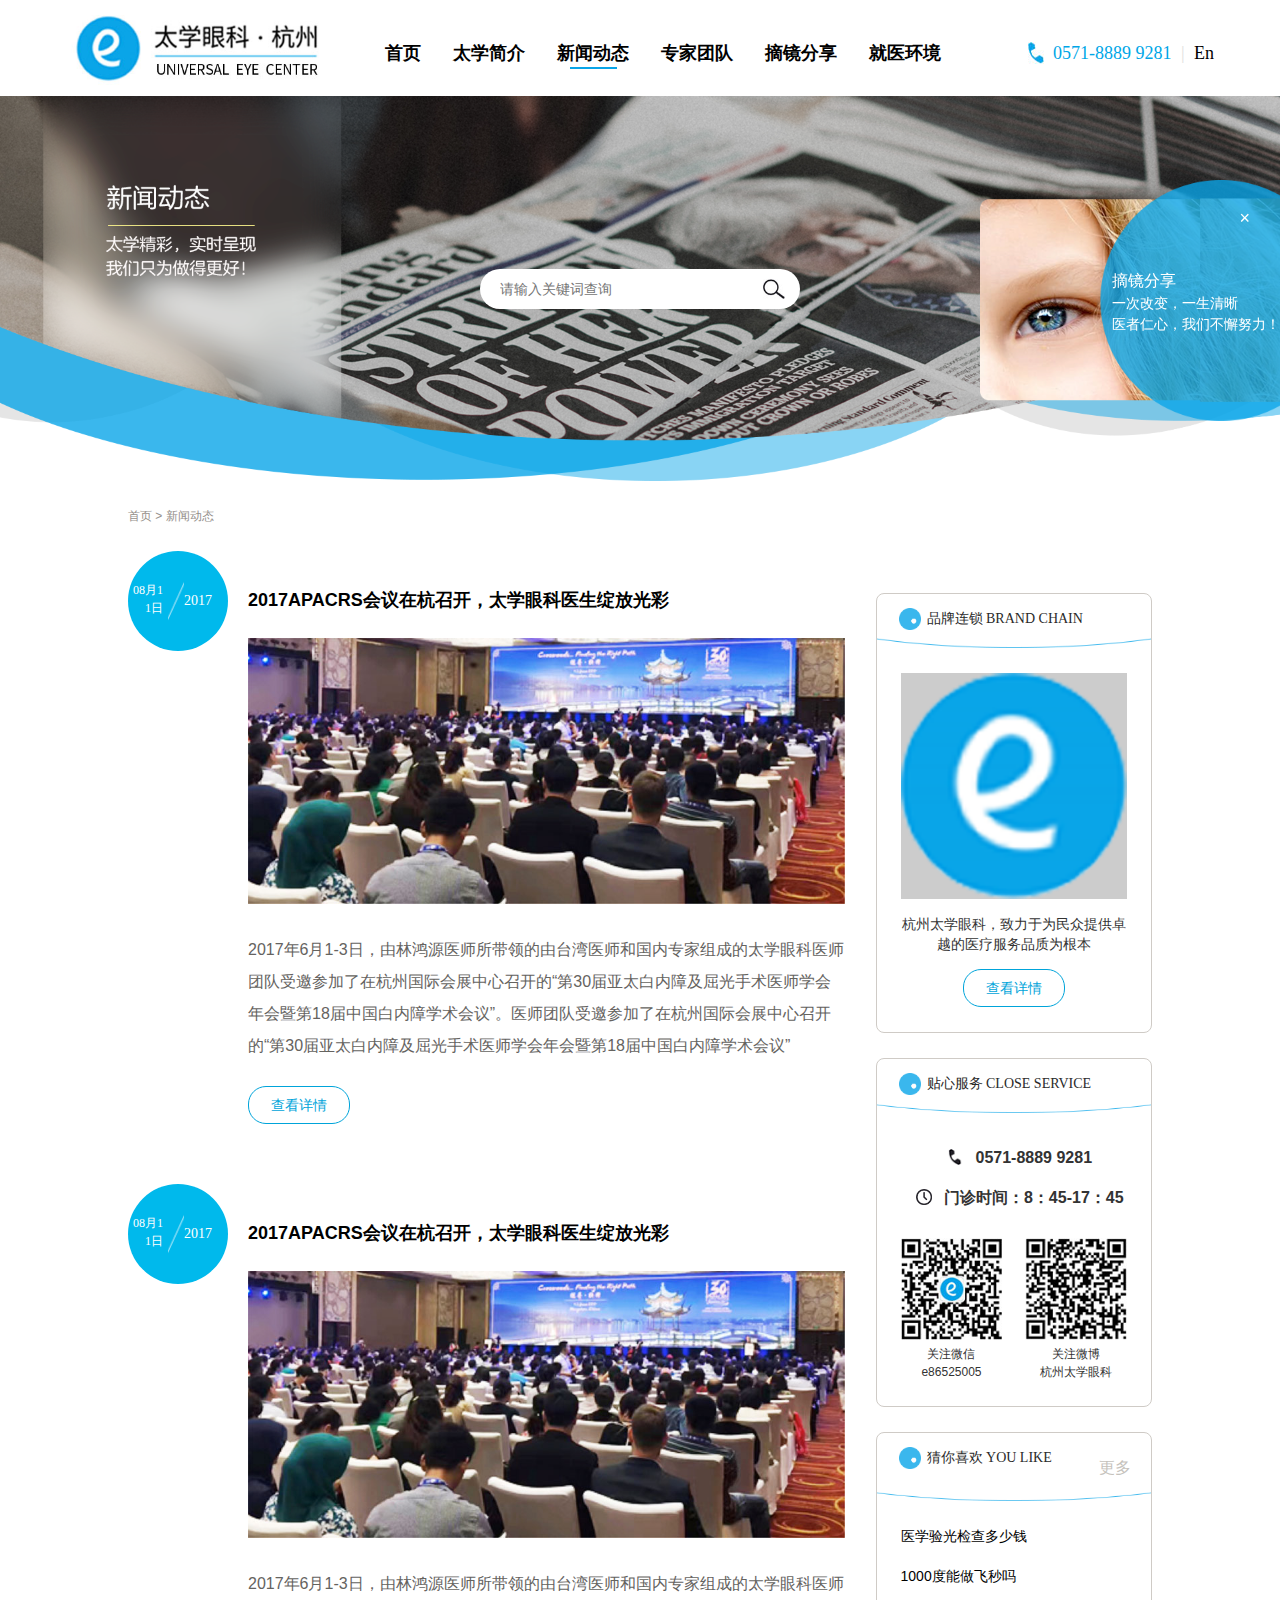
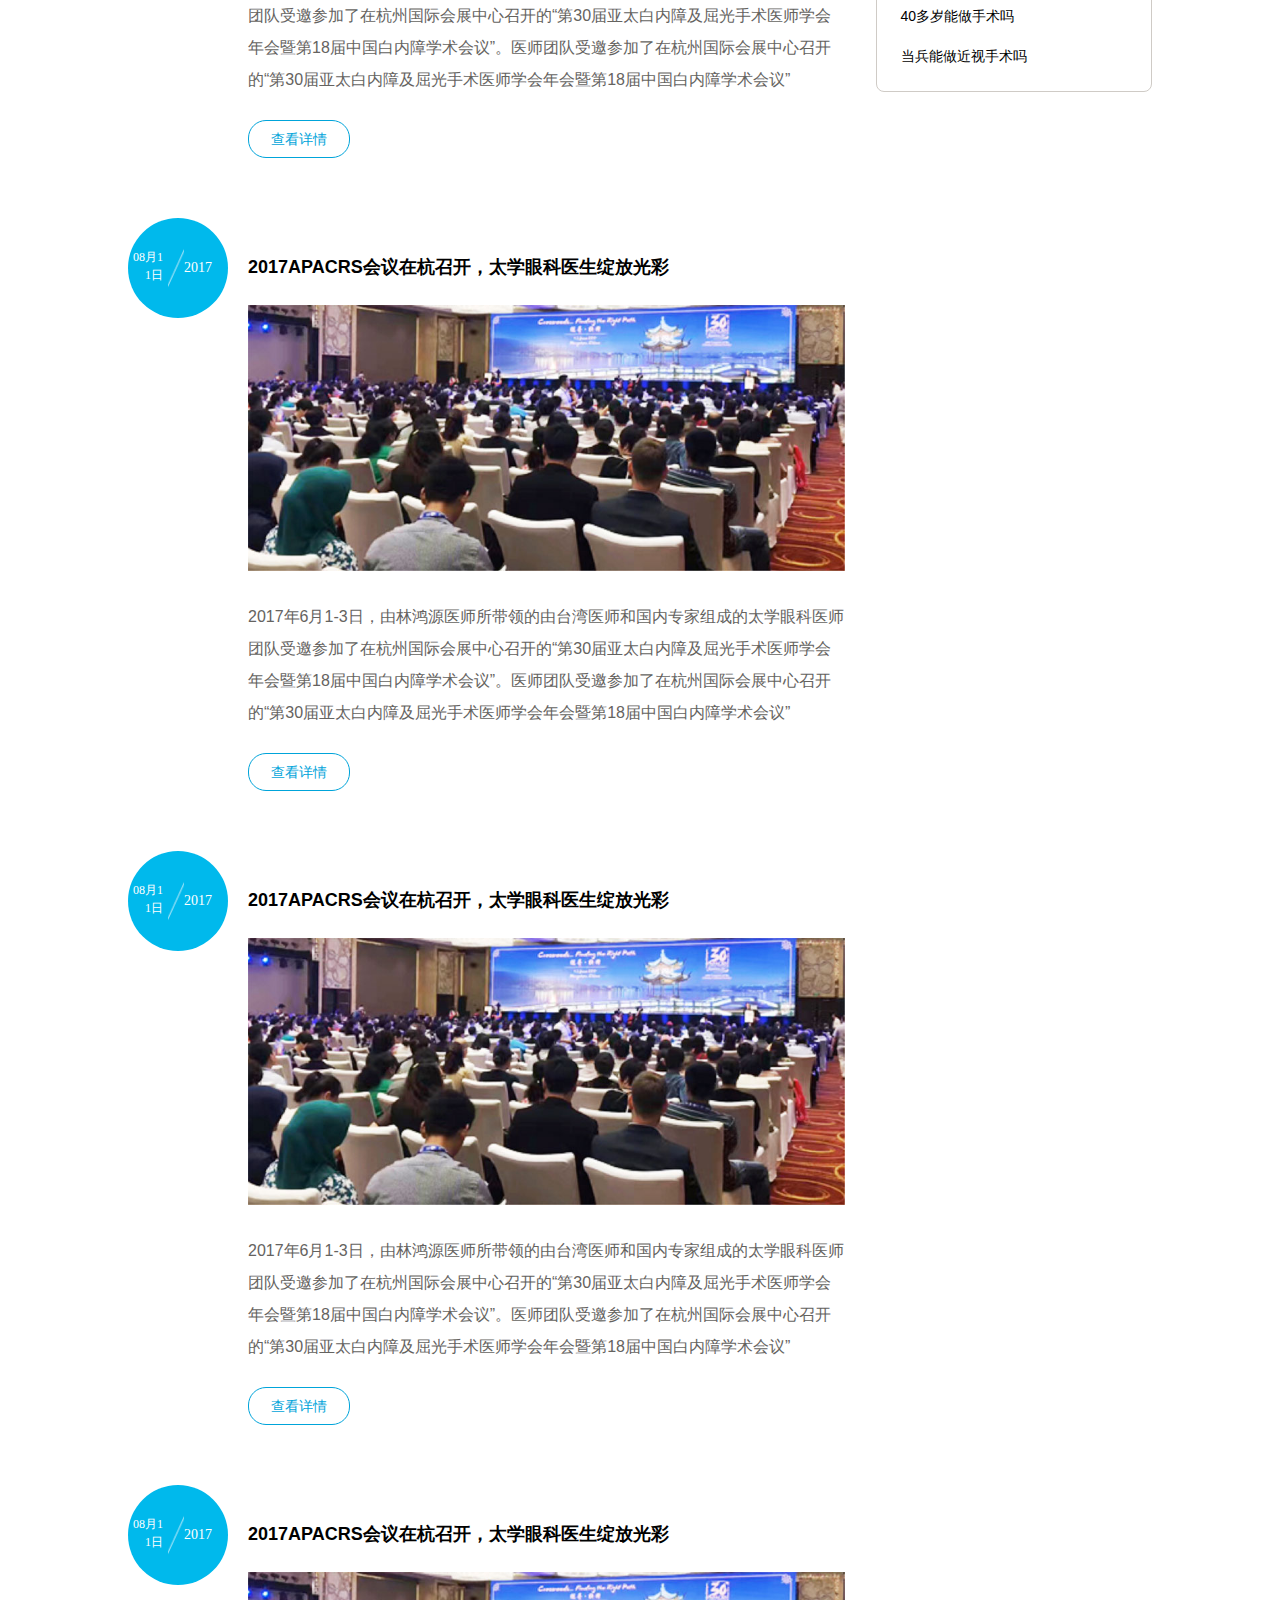
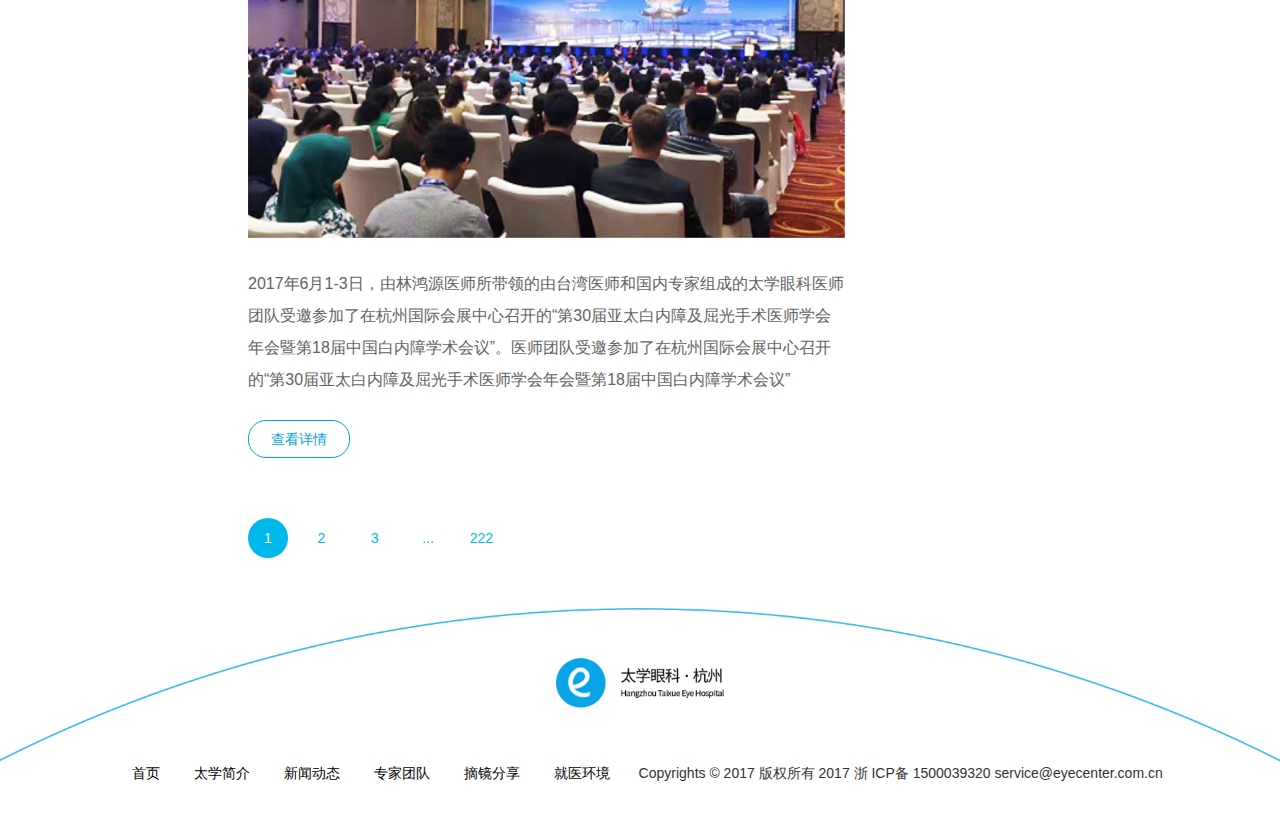
<file: news.html>
<!DOCTYPE html>
<html lang="en">
<head>
	<meta charset="UTF-8">
	<title>新闻动态</title>
	<link rel="stylesheet" href="./css/index.css">
</head>
<body style="background-color: #fff">
	<header class="clearfix">
		<a href="./index.html" class="logo fl">
			<img src="./images/logo.jpg" height="100%" />
			<!-- <img src="./images/logo.png" width="76" height="76" />
			<img src="./images/logotext2.png" height="40" /> -->
		</a>
		<div class="menu fl">
			<ul class="nav clearfix">
				<li><a href="./index.html">首页</a></li>
				<li><a href="./intro.html">太学简介</a></li>
				<li class="current"><a href="./news.html">新闻动态</a></li>
				<li><a href="./team.html">专家团队</a></li>
				<li><a href="./share.html">摘镜分享</a></li>
				<li><a href="./surrounding.html">就医环境</a></li>
			</ul>
		</div>
		<div class="tel fr">
			<span>0571-8889 9281</span>
			<span>|</span>
			<span><a href="/">En</a></span>
		</div>
	</header>
	<div class="teambg">
		<img src="./images/news-bg.png" width="100%" alt="">
		<span>
			<input type="search" placeholder="请输入关键词查询" name="">
		</span>
	</div>
	<div class="content">
		<!-- 面包屑 -->
		<div class="bream news-bream">
			<a href="./index.html">首页</a>
			<span>></span>
			<span>新闻动态</span>
		</div>
		<div class="news-container clearfix">
			<div class="news-list fl">
				<div class="news-item clearfix">
					<div class="news-time fl">
						<div class="news-time-wrap clearfix">
							<div class="fl">08月11日</div>
							<div class="fl"></div>
							<div class="fl">2017</div>
						</div>
					</div>
					<div class="news-infos">
						<h3><a href="./newdetail.html">2017APACRS会议在杭召开，太学眼科医生绽放光彩</a></h3>
						<div class="summary">
							<div class="img"><a href="./newdetail.html"><img src="./images/a-3.jpg" width='100%' /></a></div>
							<p>2017年6月1-3日，由林鸿源医师所带领的由台湾医师和国内专家组成的太学眼科医师团队受邀参加了在杭州国际会展中心召开的“第30届亚太白内障及屈光手术医师学会年会暨第18届中国白内障学术会议”。医师团队受邀参加了在杭州国际会展中心召开的“第30届亚太白内障及屈光手术医师学会年会暨第18届中国白内障学术会议”</p>
						</div>
						<a href="./newdetail.html">查看详情</a>
					</div>
				</div>
				<div class="news-item clearfix">
					<div class="news-time fl">
						<div class="news-time-wrap clearfix">
							<div class="fl">08月11日</div>
							<div class="fl"></div>
							<div class="fl">2017</div>
						</div>
					</div>
					<div class="news-infos">
						<h3><a href="./newdetail.html">2017APACRS会议在杭召开，太学眼科医生绽放光彩</a></h3>
						<div class="summary">
							<div class="img"><a href="./newdetail.html"><img src="./images/a-3.jpg" width='100%' /></a></div>
							<p>2017年6月1-3日，由林鸿源医师所带领的由台湾医师和国内专家组成的太学眼科医师团队受邀参加了在杭州国际会展中心召开的“第30届亚太白内障及屈光手术医师学会年会暨第18届中国白内障学术会议”。医师团队受邀参加了在杭州国际会展中心召开的“第30届亚太白内障及屈光手术医师学会年会暨第18届中国白内障学术会议”</p>
						</div>
						<a href="./newdetail.html">查看详情</a>
					</div>
				</div>
				<div class="news-item clearfix">
					<div class="news-time fl">
						<div class="news-time-wrap clearfix">
							<div class="fl">08月11日</div>
							<div class="fl"></div>
							<div class="fl">2017</div>
						</div>
					</div>
					<div class="news-infos">
						<h3><a href="./newdetail.html">2017APACRS会议在杭召开，太学眼科医生绽放光彩</a></h3>
						<div class="summary">
							<div class="img"><a href="./newdetail.html"><img src="./images/a-3.jpg" width='100%' /></a></div>
							<p>2017年6月1-3日，由林鸿源医师所带领的由台湾医师和国内专家组成的太学眼科医师团队受邀参加了在杭州国际会展中心召开的“第30届亚太白内障及屈光手术医师学会年会暨第18届中国白内障学术会议”。医师团队受邀参加了在杭州国际会展中心召开的“第30届亚太白内障及屈光手术医师学会年会暨第18届中国白内障学术会议”</p>
						</div>
						<a href="./newdetail.html">查看详情</a>
					</div>
				</div>
				<div class="news-item clearfix">
					<div class="news-time fl">
						<div class="news-time-wrap clearfix">
							<div class="fl">08月11日</div>
							<div class="fl"></div>
							<div class="fl">2017</div>
						</div>
					</div>
					<div class="news-infos">
						<h3><a href="./newdetail.html">2017APACRS会议在杭召开，太学眼科医生绽放光彩</a></h3>
						<div class="summary">
							<div class="img"><a href="./newdetail.html"><img src="./images/a-3.jpg" width='100%' /></a></div>
							<p>2017年6月1-3日，由林鸿源医师所带领的由台湾医师和国内专家组成的太学眼科医师团队受邀参加了在杭州国际会展中心召开的“第30届亚太白内障及屈光手术医师学会年会暨第18届中国白内障学术会议”。医师团队受邀参加了在杭州国际会展中心召开的“第30届亚太白内障及屈光手术医师学会年会暨第18届中国白内障学术会议”</p>
						</div>
						<a href="./newdetail.html">查看详情</a>
					</div>
				</div>
				<div class="news-item clearfix">
					<div class="news-time fl">
						<div class="news-time-wrap clearfix">
							<div class="fl">08月11日</div>
							<div class="fl"></div>
							<div class="fl">2017</div>
						</div>
					</div>
					<div class="news-infos">
						<h3><a href="./newdetail.html">2017APACRS会议在杭召开，太学眼科医生绽放光彩</a></h3>
						<div class="summary">
							<div class="img"><a href="./newdetail.html"><img src="./images/a-3.jpg" width='100%' /></a></div>
							<p>2017年6月1-3日，由林鸿源医师所带领的由台湾医师和国内专家组成的太学眼科医师团队受邀参加了在杭州国际会展中心召开的“第30届亚太白内障及屈光手术医师学会年会暨第18届中国白内障学术会议”。医师团队受邀参加了在杭州国际会展中心召开的“第30届亚太白内障及屈光手术医师学会年会暨第18届中国白内障学术会议”</p>
						</div>
						<a href="./newdetail.html">查看详情</a>
					</div>
				</div>
				<div class="page-wrap">
					<div class="pagination">
						<a href="" class="current">1</a>
						<a href="">2</a>
						<a href="">3</a>
						<a href="">...</a>
						<a href="">222</a>
					</div>
				</div>
			</div>
			<div class="sider fr">
				<div class="side-item">
					<div class="captain tag2">品牌连锁  BRAND CHAIN</div>
					<div class="side-bg"><img src="./images/n-bg2.png" width="100%" /></div>
					<div class="side-info">
						<img src="./images/logo.png" width="100%" />
						<p>杭州太学眼科，致力于为民众提供卓越的医疗服务品质为根本</p>
						<a href="">查看详情</a>
					</div>
				</div>
				<div class="side-item">
					<div class="captain tag2">贴心服务  CLOSE SERVICE</div>
					<div class="side-bg"><img src="./images/n-bg2.png" width="100%" /></div>
					<div class="side-content">
						<p>0571-8889 9281</p>
						<p>门诊时间：8：45-17：45</p>
						<div class="side-img clearfix">
							<div class="side-wx fl">
								<img src="./images/wx.jpg" width="100%" />
								<p>关注微信</p>
								<p>e86525005</p>
							</div>
							<div class="side-wx fr">
								<img src="./images/wb.jpg" width="100%" />
								<p>关注微博</p>
								<p>杭州太学眼科</p>
							</div>
						</div>
					</div>
				</div>
				<div class="side-item">
					<div class="captain tag2">猜你喜欢  YOU LIKE <a href="" class="fr" style="margin-right: 20px;">更多</a></div>
					<div class="side-bg"><img src="./images/n-bg2.png" width="100%" /></div>
					<div class="side-info">
						<ul>
							<li><a href="">医学验光检查多少钱</a></li>
							<li><a href="">1000度能做飞秒吗</a></li>
							<li><a href="">40多岁能做手术吗</a></li>
							<li><a href="">当兵能做近视手术吗</a></li>
						</ul>
					</div>
				</div>
			</div>
		</div>
	</div>
	<footer>
		<img src="./images/footer.png" width="100%">
		<div class="footer">
			<p>
				<a href="./index.html">
					<img src="./images/logo.png" height="50">
					<img src="./images/logotext.png" height="30">
				</a>
			</p>
			<p>
				<a href="./index.html">首页</a>
				<a href="./intro.html">太学简介</a>
				<a href="./news.html">新闻动态</a>
				<a href="./team.html">专家团队</a>
				<a href="./share.html">摘镜分享</a>
				<a href="./surrounding.html">就医环境</a>
				<span>Copyrights © 2017 版权所有 2017 浙 ICP备 1500039320 service@eyecenter.com.cn</span>
			</p>
		</div>
	</footer>
	<div class="fixed">
		<div class="fixed-wrap">
			<a href=""><img src="./images/a-4.png" /></a>
			<span class="fixed-btn j-fixed-btn" title="点击关闭此窗口">&times;</span>
			<div class="fixed-text">
				<p><a href="">摘镜分享</a></p>
				<p><a href="">一次改变，一生清晰</a></p>
				<p><a href="">医者仁心，我们不懈努力！</a></p>
			</div>
		</div>
	</div>
	<script src="./js/jquery-1.12.4.min.js"></script>
	<script type="text/javascript">
		$(function(){
			$('.j-fixed-btn').click(function(){
				$(this).closest('.fixed').remove();
			})
		})
	</script>
</body>
</html>
</file>
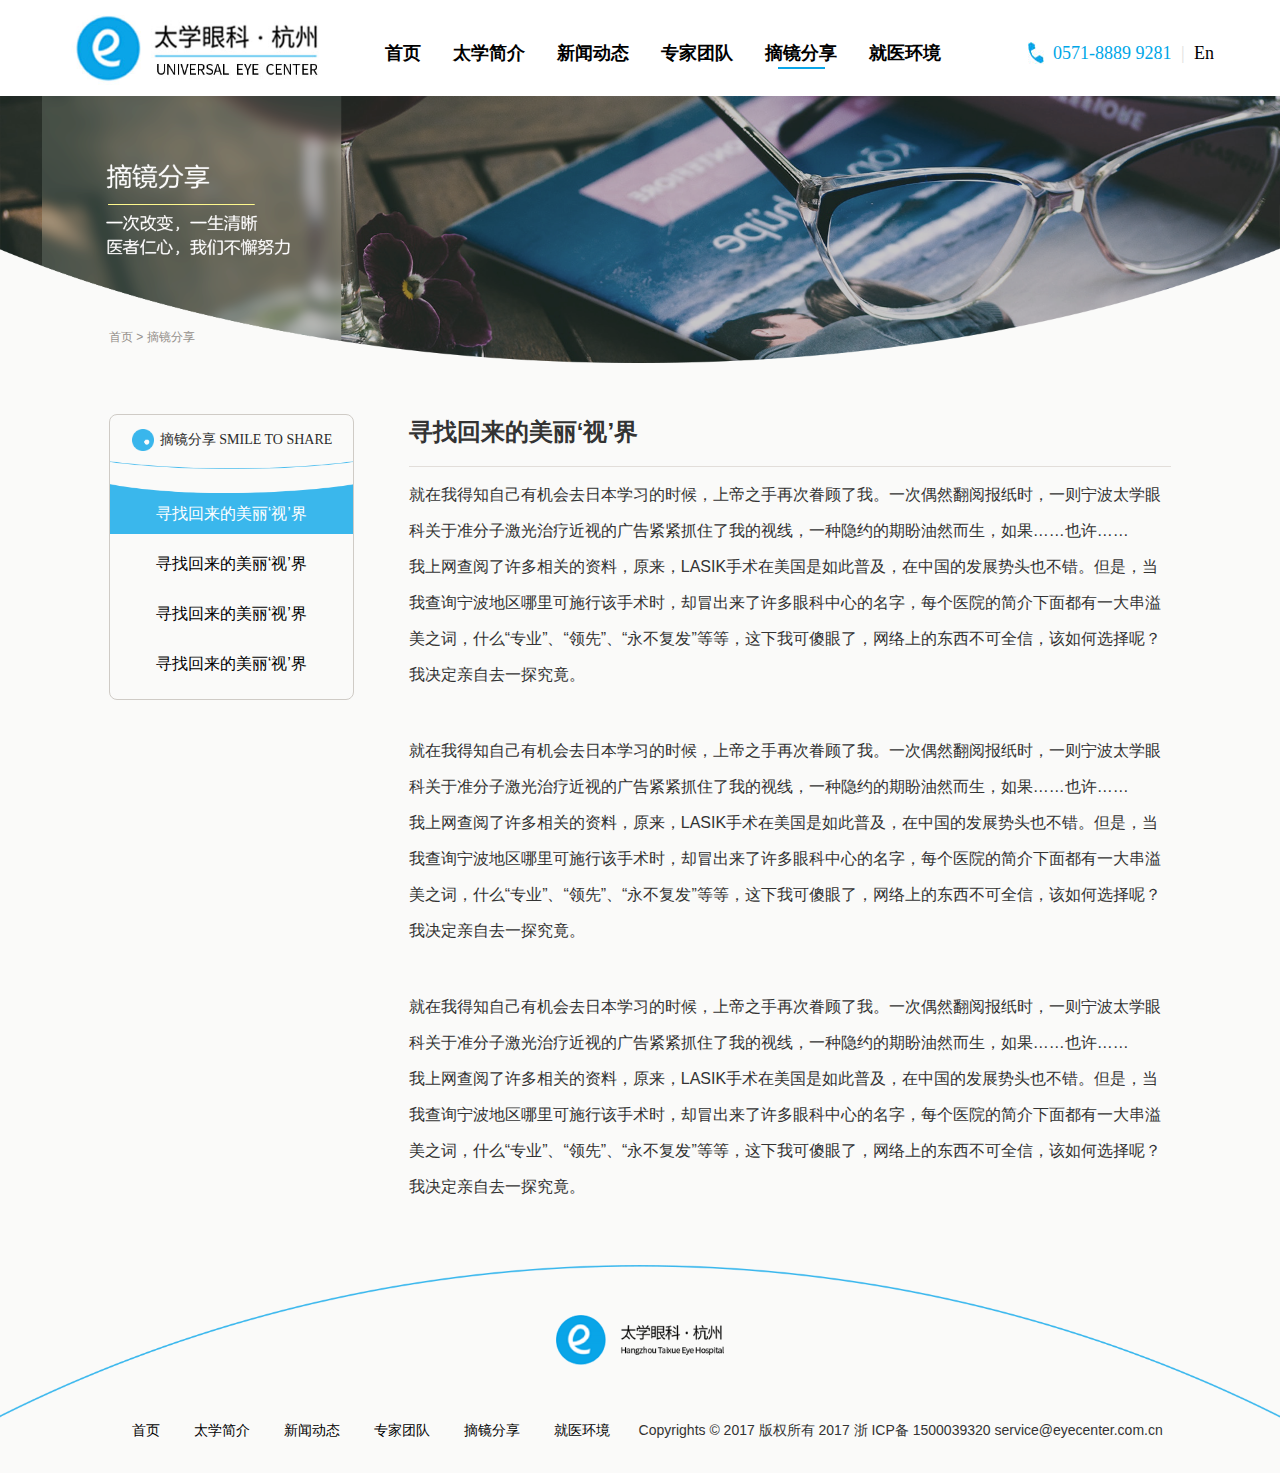
<file: share.html>
<!DOCTYPE html>
<html lang="en">
<head>
	<meta charset="UTF-8">
	<title>摘镜分享</title>
	<link rel="stylesheet" href="./css/index.css">
</head>
<body>
	<header class="clearfix">
		<a href="./index.html" class="logo fl">
			<img src="./images/logo.jpg" height="100%" />
			<!-- <img src="./images/logo.png" width="76" height="76" />
			<img src="./images/logotext2.png" height="40" /> -->
		</a>
		<div class="menu fl">
			<ul class="nav clearfix">
				<li><a href="./index.html">首页</a></li>
				<li><a href="./intro.html">太学简介</a></li>
				<li><a href="./news.html">新闻动态</a></li>
				<li><a href="./team.html">专家团队</a></li>
				<li class="current"><a href="./share.html">摘镜分享</a></li>
				<li><a href="./surrounding.html">就医环境</a></li>
			</ul>
		</div>
		<div class="tel fr">
			<span>0571-8889 9281</span>
			<span>|</span>
			<span><a href="/">En</a></span>
		</div>
	</header>
	<div class="teambg">
		<img src="./images/s-bg-2.png" width="100%" alt="">
	</div>
	<!-- 面包屑 -->
	<div class="bream share-bream">
		<a href="./index.html">首页</a>
		<span>></span>
		<span>摘镜分享</span>
	</div>
	<div class="content">
		<div class="share clearfix">
			<div class="sider fl">
				<div class="side-item">
					<div class="captain tag2">摘镜分享  <span>SMILE TO SHARE</span></div>
					<div class="side-bg"><img src="./images/n-bg2.png" width="100%" /></div>
					<div class="side-info">
						<ul>
							<li class="current"><a href="">寻找回来的美丽‘视’界</a></li>
							<li><a href="">寻找回来的美丽‘视’界</a></li>
							<li><a href="">寻找回来的美丽‘视’界</a></li>
							<li><a href="">寻找回来的美丽‘视’界</a></li>
						</ul>
					</div>
				</div>
			</div>
			<div class="share-container">
				<h2>寻找回来的美丽‘视’界</h2>
				<div class="share-summary">
					<p>就在我得知自己有机会去日本学习的时候，上帝之手再次眷顾了我。一次偶然翻阅报纸时，一则宁波太学眼科关于准分子激光治疗近视的广告紧紧抓住了我的视线，一种隐约的期盼油然而生，如果……也许……
					<br />
					我上网查阅了许多相关的资料，原来，LASIK手术在美国是如此普及，在中国的发展势头也不错。但是，当我查询宁波地区哪里可施行该手术时，却冒出来了许多眼科中心的名字，每个医院的简介下面都有一大串溢美之词，什么“专业”、“领先”、“永不复发”等等，这下我可傻眼了，网络上的东西不可全信，该如何选择呢？我决定亲自去一探究竟。</p>
					<p></p>
					<p>就在我得知自己有机会去日本学习的时候，上帝之手再次眷顾了我。一次偶然翻阅报纸时，一则宁波太学眼科关于准分子激光治疗近视的广告紧紧抓住了我的视线，一种隐约的期盼油然而生，如果……也许……<br/>
					我上网查阅了许多相关的资料，原来，LASIK手术在美国是如此普及，在中国的发展势头也不错。但是，当我查询宁波地区哪里可施行该手术时，却冒出来了许多眼科中心的名字，每个医院的简介下面都有一大串溢美之词，什么“专业”、“领先”、“永不复发”等等，这下我可傻眼了，网络上的东西不可全信，该如何选择呢？我决定亲自去一探究竟。</p>
					<p></p>
					<p>就在我得知自己有机会去日本学习的时候，上帝之手再次眷顾了我。一次偶然翻阅报纸时，一则宁波太学眼科关于准分子激光治疗近视的广告紧紧抓住了我的视线，一种隐约的期盼油然而生，如果……也许……<br />
					我上网查阅了许多相关的资料，原来，LASIK手术在美国是如此普及，在中国的发展势头也不错。但是，当我查询宁波地区哪里可施行该手术时，却冒出来了许多眼科中心的名字，每个医院的简介下面都有一大串溢美之词，什么“专业”、“领先”、“永不复发”等等，这下我可傻眼了，网络上的东西不可全信，该如何选择呢？我决定亲自去一探究竟。</p>
				</div>
			</div>
		</div>
	</div>
	<footer>
		<img src="./images/footer.png" width="100%">
		<div class="footer">
			<p>
				<a href="./index.html">
					<img src="./images/logo.png" height="50">
					<img src="./images/logotext.png" height="30">
				</a>
			</p>
			<p>
				<a href="./index.html">首页</a>
				<a href="./intro.html">太学简介</a>
				<a href="./news.html">新闻动态</a>
				<a href="./team.html">专家团队</a>
				<a href="./share.html">摘镜分享</a>
				<a href="./surrounding.html">就医环境</a>
				<span>Copyrights © 2017 版权所有 2017 浙 ICP备 1500039320 service@eyecenter.com.cn</span>
			</p>
		</div>
	</footer>
</body>
</html>
</file>
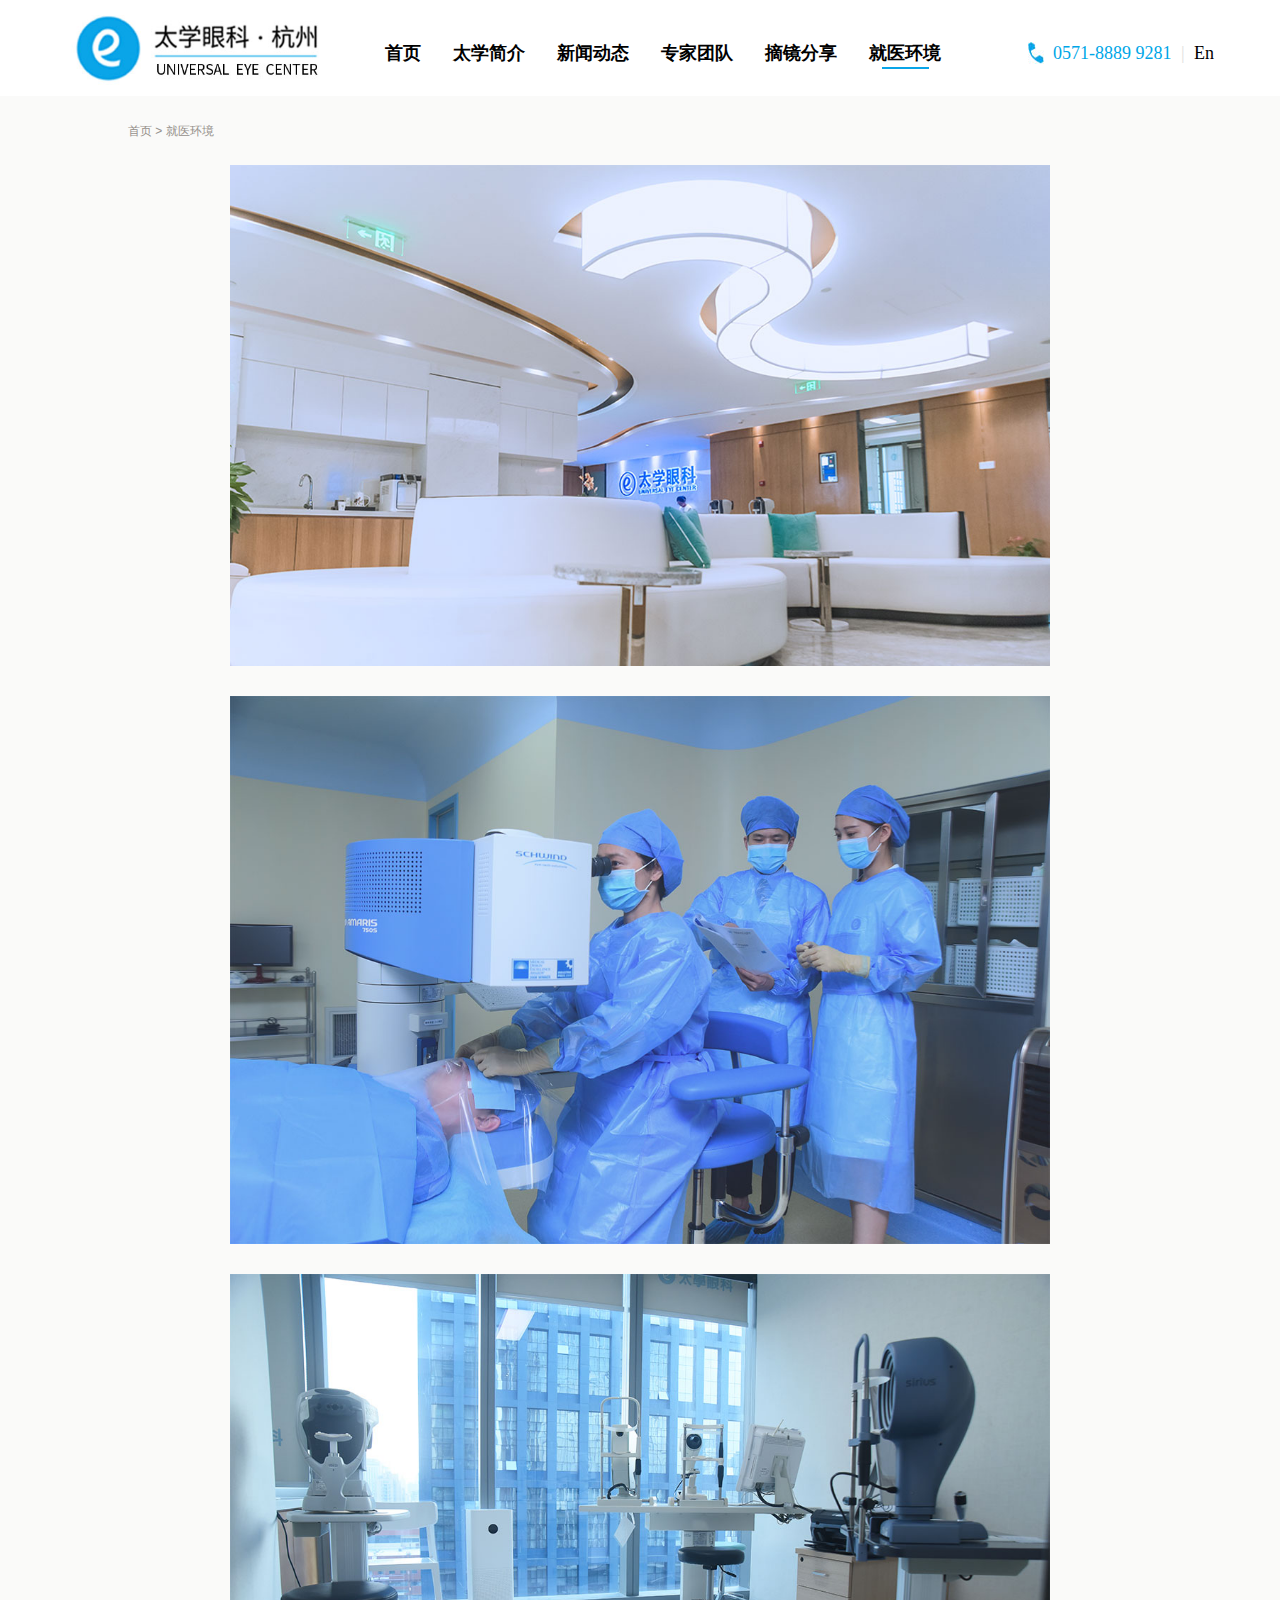
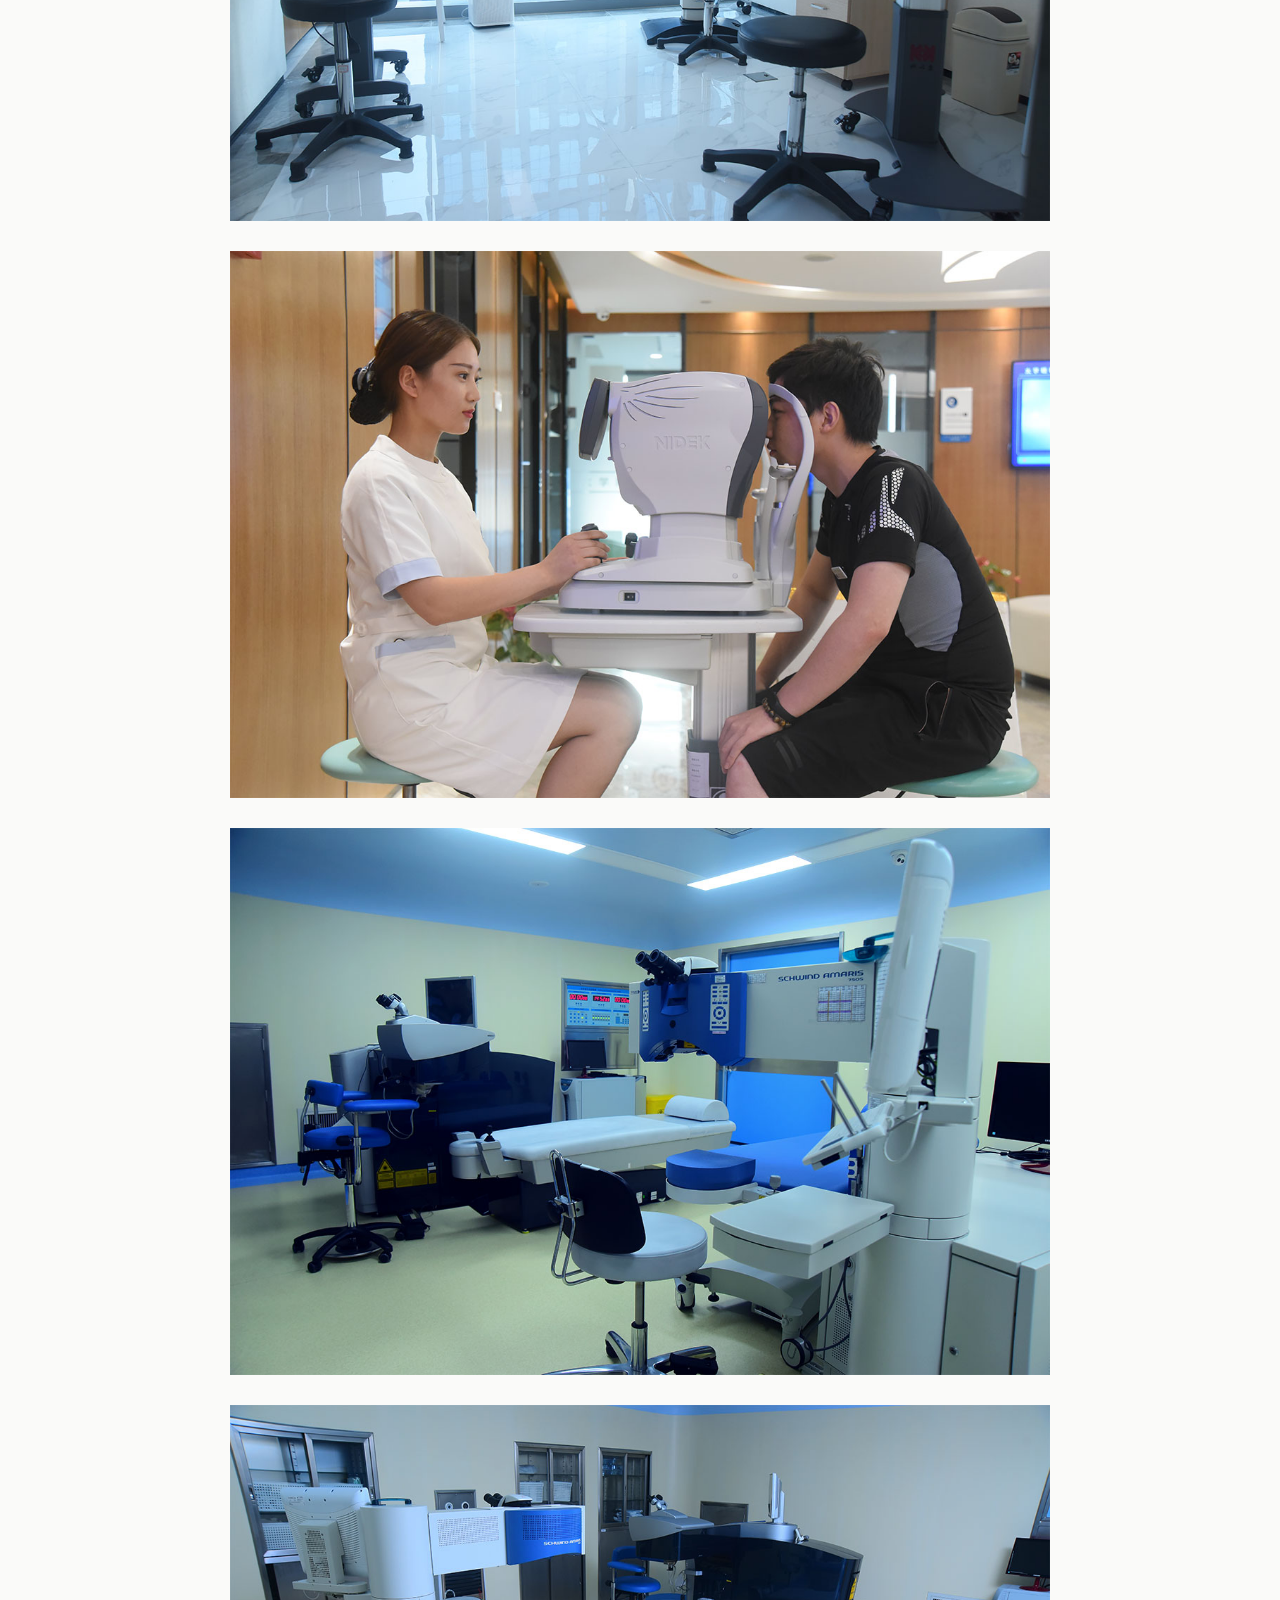
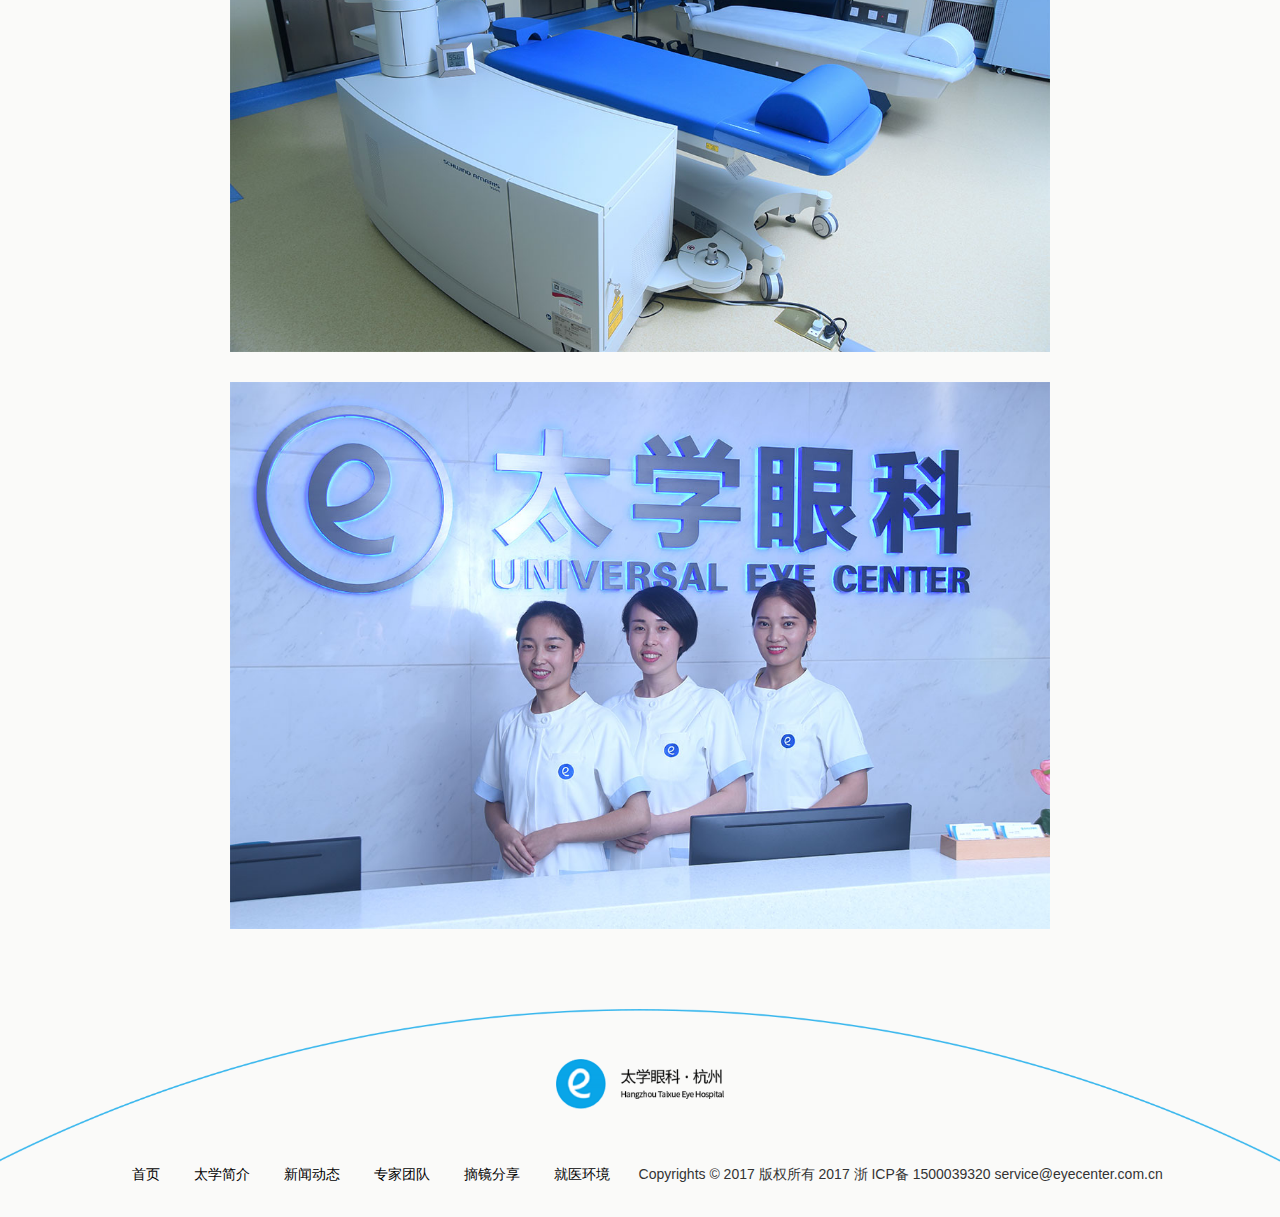
<file: surrounding.html>
<!DOCTYPE html>
<html lang="en">
<head>
	<meta charset="UTF-8">
	<title>就医环境</title>
	<link rel="stylesheet" href="./css/index.css">
</head>
<body>
	<header class="clearfix">
		<a href="./index.html" class="logo fl">
			<img src="./images/logo.jpg" height="100%" />
			<!-- <img src="./images/logo.png" width="76" height="76" />
			<img src="./images/logotext2.png" height="40" /> -->
		</a>
		<div class="menu fl">
			<ul class="nav clearfix">
				<li><a href="./index.html">首页</a></li>
				<li><a href="./intro.html">太学简介</a></li>
				<li><a href="./news.html">新闻动态</a></li>
				<li><a href="./team.html">专家团队</a></li>
				<li><a href="./share.html">摘镜分享</a></li>
				<li class="current"><a href="./surrounding.html">就医环境</a></li>
			</ul>
		</div>
		<div class="tel fr">
			<span>0571-8889 9281</span>
			<span>|</span>
			<span><a href="/">En</a></span>
		</div>
	</header>
	<!-- 面包屑 -->
	<div class="bream">
		<a href="./index.html">首页</a>
		<span>></span>
		<span>就医环境</span>
	</div>
	<div class="content">
		<div class="surrounds">
			<p><img src="./images/e-1.jpg"></p>
			<p><img src="./images/e-2.jpg"></p>
			<p><img src="./images/e-3.jpg"></p>
			<p><img src="./images/e-4.jpg"></p>
			<p><img src="./images/e-5.jpg"></p>
			<p><img src="./images/e-6.jpg"></p>
			<p><img src="./images/e-7.jpg"></p>
		</div>
	</div>
	<footer>
		<img src="./images/footer.png" width="100%">
		<div class="footer">
			<p>
				<a href="./index.html">
					<img src="./images/logo.png" height="50">
					<img src="./images/logotext.png" height="30">
				</a>
			</p>
			<p>
				<a href="./index.html">首页</a>
				<a href="./intro.html">太学简介</a>
				<a href="./news.html">新闻动态</a>
				<a href="./team.html">专家团队</a>
				<a href="./share.html">摘镜分享</a>
				<a href="./surrounding.html">就医环境</a>
				<span>Copyrights © 2017 版权所有 2017 浙 ICP备 1500039320 service@eyecenter.com.cn</span>
			</p>
		</div>
	</footer>
</body>
</html>
</file>
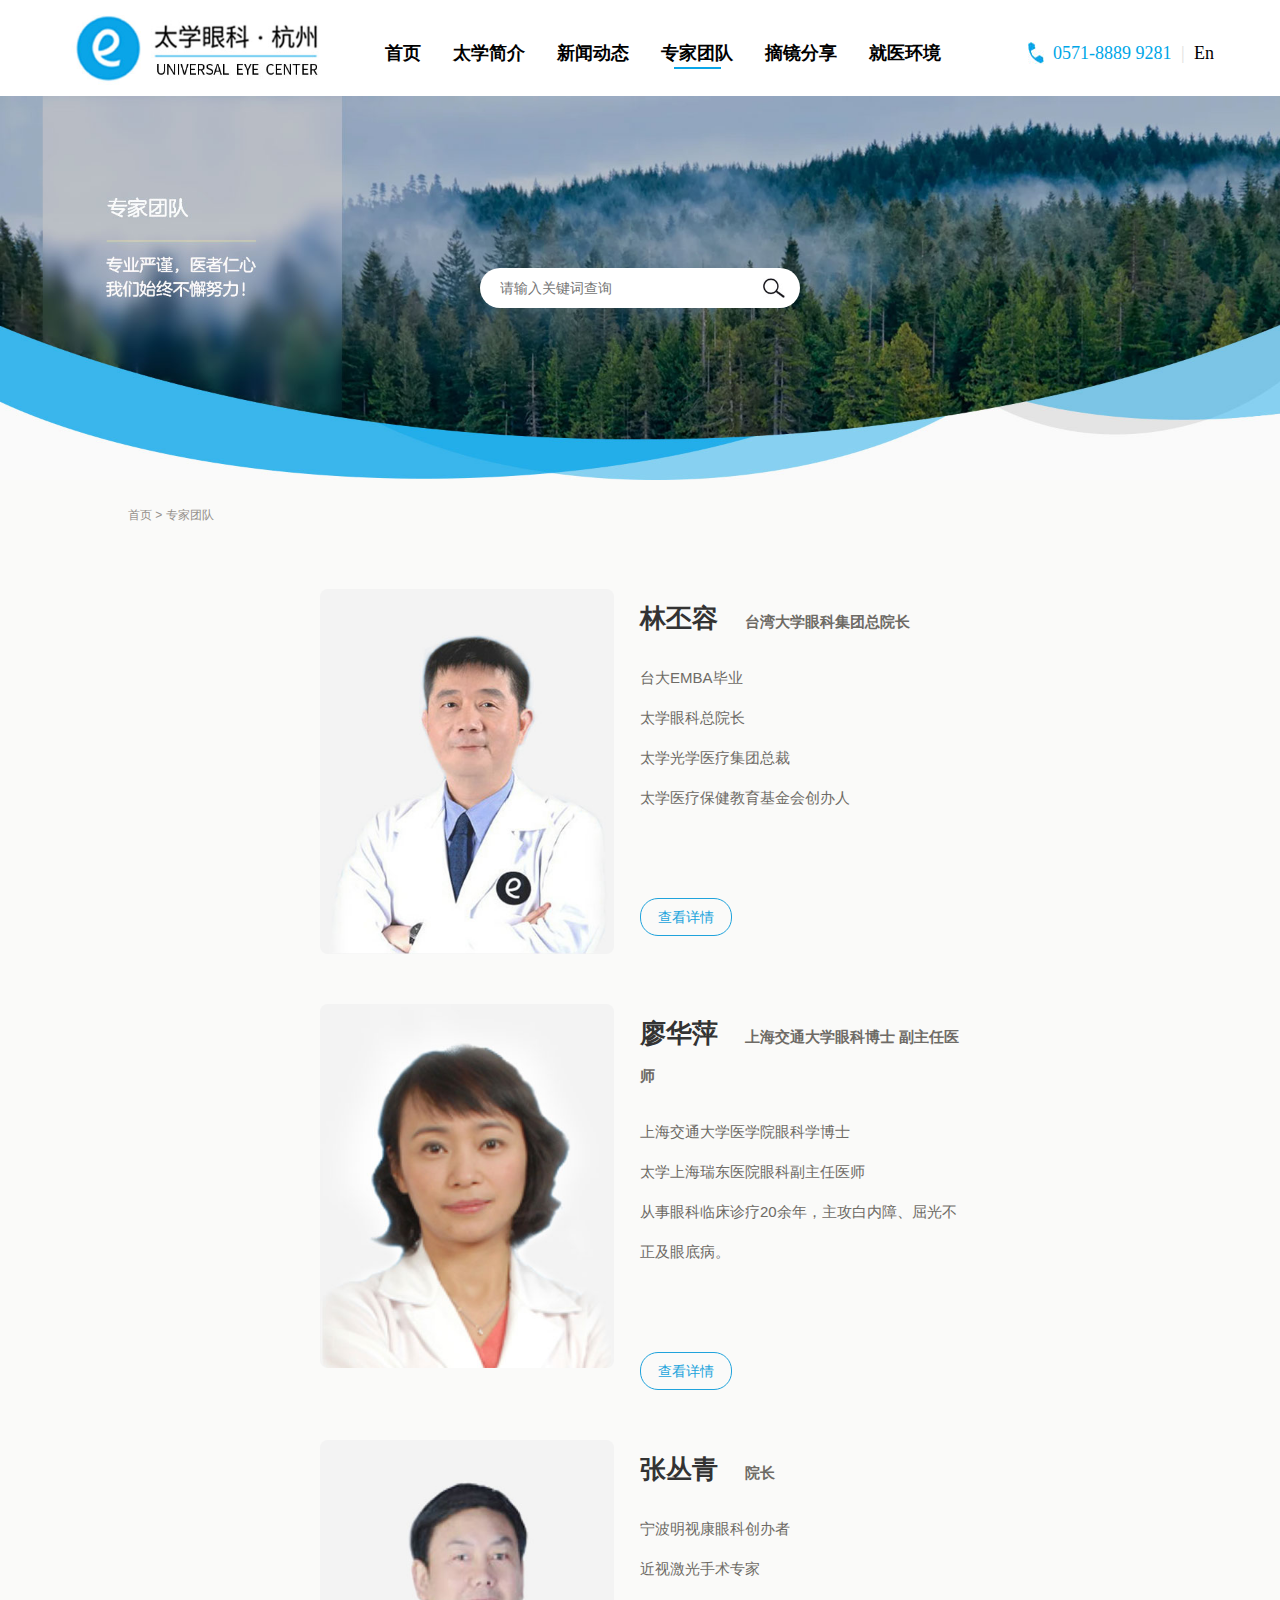
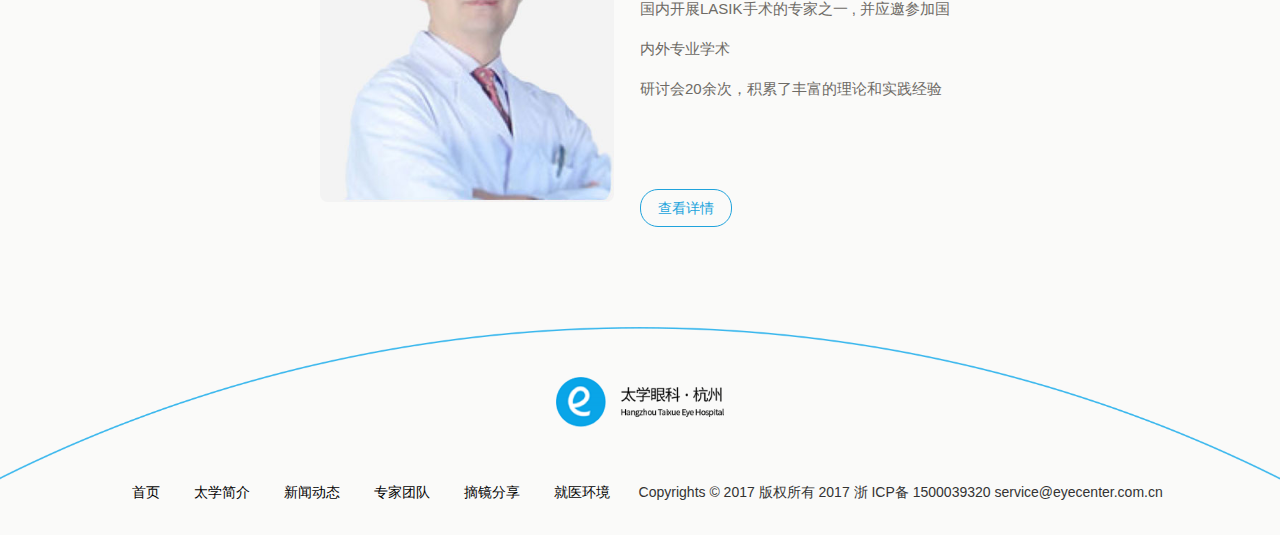
<file: team.html>
<!DOCTYPE html>
<html lang="en">
<head>
	<meta charset="UTF-8">
	<title>团队</title>
	<link rel="stylesheet" href="./css/index.css">
</head>
<body>
	<header class="clearfix">
		<a href="./index.html" class="logo fl">
			<img src="./images/logo.jpg" height="100%" />
			<!-- <img src="./images/logo.png" width="76" height="76" />
			<img src="./images/logotext2.png" height="40" /> -->
		</a>
		<div class="menu fl">
			<ul class="nav clearfix">
				<li><a href="./index.html">首页</a></li>
				<li><a href="./intro.html">太学简介</a></li>
				<li><a href="./news.html">新闻动态</a></li>
				<li class="current"><a href="./team.html">专家团队</a></li>
				<li><a href="./share.html">摘镜分享</a></li>
				<li><a href="./surrounding.html">就医环境</a></li>
			</ul>
		</div>
		<div class="tel fr">
			<span>0571-8889 9281</span>
			<span>|</span>
			<span><a href="/">En</a></span>
		</div>
	</header>
	<div class="teambg">
		<img src="./images/teams-bg.jpg" width="100%" alt="">
		<span>
			<input type="search" placeholder="请输入关键词查询" name="">
		</span>
	</div>
	<div class="content">
		<!-- 面包屑 -->
		<div class="bream">
			<a href="./index.html">首页</a>
			<span>></span>
			<span>专家团队</span>
		</div>
		<div class="teams">
			<ul>
				<li class="clearfix">
					<img src="./images/team-1.jpg" class="fl">
					<div class="team-summary">
						<h3>林丕容 <small>台湾大学眼科集团总院长</small></h3>
						<div class="summary">
							<p>台大EMBA毕业</p>
							<p>太学眼科总院长</p>
							<p>太学光学医疗集团总裁</p>
							<p>太学医疗保健教育基金会创办人</p>
						</div>
						<a href="./teamdetail.html">查看详情</a>
					</div>	
				</li>
				<li class="clearfix">
					<img src="./images/team-2.jpg" class="fl">
					<div class="team-summary">
						<h3>廖华萍  <small>上海交通大学眼科博士 副主任医师</small></h3>
						<div class="summary">
							<p>上海交通大学医学院眼科学博士</p>
							<p>太学上海瑞东医院眼科副主任医师</p>
							<p>从事眼科临床诊疗20余年，主攻白内障、屈光不正及眼底病。</p>
						</div>
						<a href="./teamdetail.html">查看详情</a>
					</div>	
				</li>
				<li class="clearfix">
					<img src="./images/team-3.jpg" class="fl">
					<div class="team-summary">
						<h3>张丛青  <small>院长</small></h3>
						<div class="summary">
							<p>宁波明视康眼科创办者</p>
							<p>近视激光手术专家</p>
							<p>国内开展LASIK手术的专家之一 , 并应邀参加国内外专业学术</p>
							<p>研讨会20余次，积累了丰富的理论和实践经验</p>
						</div>
						<a href="./teamdetail.html">查看详情</a>
					</div>	
				</li>
			</ul>
		</div>
	</div>
	<footer>
		<img src="./images/footer.png" width="100%">
		<div class="footer">
			<p>
				<a href="./index.html">
					<img src="./images/logo.png" height="50">
					<img src="./images/logotext.png" height="30">
				</a>
			</p>
			<p>
				<a href="./index.html">首页</a>
				<a href="./intro.html">太学简介</a>
				<a href="./news.html">新闻动态</a>
				<a href="./team.html">专家团队</a>
				<a href="./share.html">摘镜分享</a>
				<a href="./surrounding.html">就医环境</a>
				<span>Copyrights © 2017 版权所有 2017 浙 ICP备 1500039320 service@eyecenter.com.cn</span>
			</p>
		</div>
	</footer>
</body>
</html>
</file>
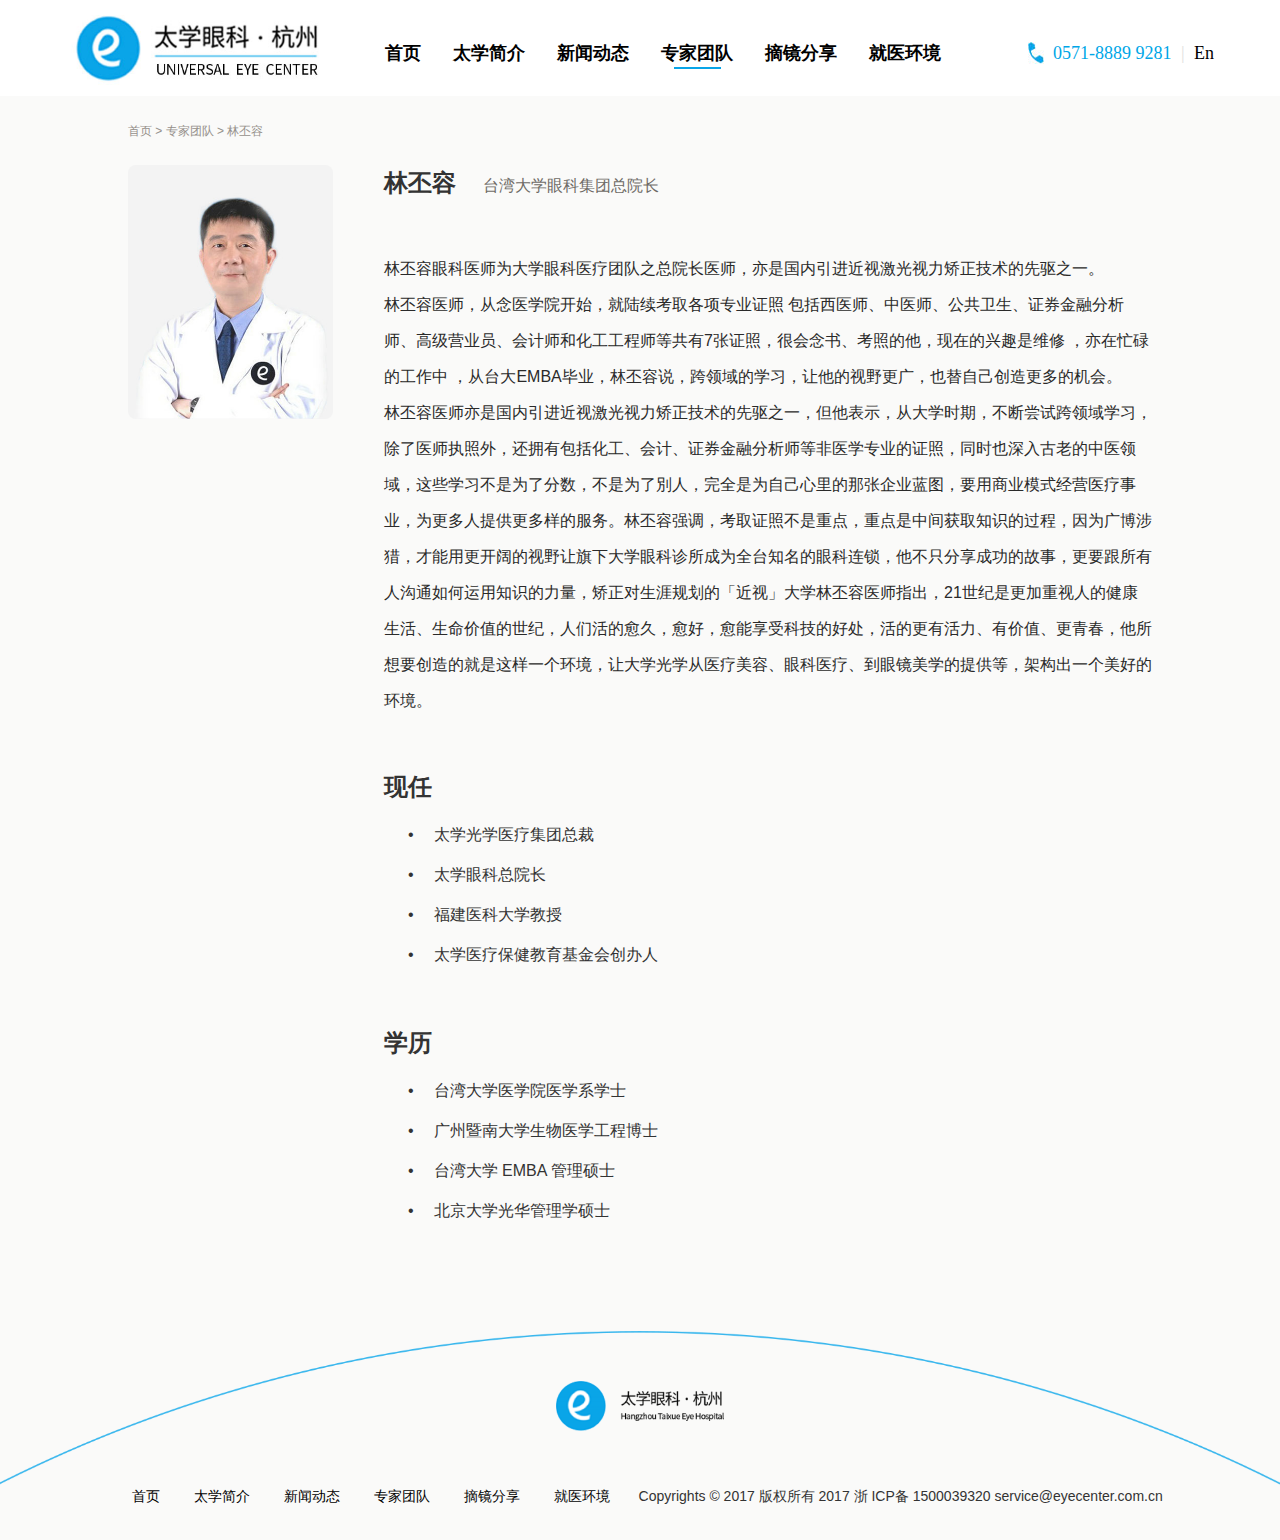
<file: teamdetail.html>
<!DOCTYPE html>
<html lang="en">
<head>
	<meta charset="UTF-8">
	<title>团队详情</title>
	<link rel="stylesheet" href="./css/index.css">
</head>
<body>
	<header class="clearfix">
		<a href="./index.html" class="logo fl">
			<img src="./images/logo.jpg" height="100%" />
			<!-- <img src="./images/logo.png" width="76" height="76" />
			<img src="./images/logotext2.png" height="40" /> -->
		</a>
		<div class="menu fl">
			<ul class="nav clearfix">
				<li><a href="./index.html">首页</a></li>
				<li><a href="./intro.html">太学简介</a></li>
				<li><a href="./news.html">新闻动态</a></li>
				<li class="current"><a href="./team.html">专家团队</a></li>
				<li><a href="./share.html">摘镜分享</a></li>
				<li><a href="./surrounding.html">就医环境</a></li>
			</ul>
		</div>
		<div class="tel fr">
			<span>0571-8889 9281</span>
			<span>|</span>
			<span><a href="/">En</a></span>
		</div>
	</header>
	<div class="content">
		<!-- 面包屑 -->
		<div class="bream">
			<a href="./index.html">首页</a>
			<span>></span>
			<a href="./team.html">专家团队</a>
			<span>></span>
			<span>林丕容</span>
		</div>
		<div class="teamdetail clearfix">
			<img src="./images/team-1.jpg" class="fl">
			<div class="teamdetail-summary">
				<h3>林丕容 <small>台湾大学眼科集团总院长</small></h3>
				<div class="team-text">
					<p>林丕容眼科医师为大学眼科医疗团队之总院长医师，亦是国内引进近视激光视力矫正技术的先驱之一。</p>
					<p>林丕容医师，从念医学院开始，就陆续考取各项专业证照  包括西医师、中医师、公共卫生、证券金融分析师、高级营业员、会计师和化工工程师等共有7张证照，很会念书、考照的他，现在的兴趣是维修 ，亦在忙碌的工作中 ，从台大EMBA毕业，林丕容说，跨领域的学习，让他的视野更广，也替自己创造更多的机会。</p>
					<p>
						林丕容医师亦是国内引进近视激光视力矫正技术的先驱之一，但他表示，从大学时期，不断尝试跨领域学习，除了医师执照外，还拥有包括化工、会计、证券金融分析师等非医学专业的证照，同时也深入古老的中医领域，这些学习不是为了分数，不是为了別人，完全是为自己心里的那张企业蓝图，要用商业模式经营医疗事业，为更多人提供更多样的服务。林丕容强调，考取证照不是重点，重点是中间获取知识的过程，因为广博涉猎，才能用更开阔的视野让旗下大学眼科诊所成为全台知名的眼科连锁，他不只分享成功的故事，更要跟所有人沟通如何运用知识的力量，矫正对生涯规划的「近视」大学林丕容医师指出，21世纪是更加重视人的健康生活、生命价值的世纪，人们活的愈久，愈好，愈能享受科技的好处，活的更有活力、有价值、更青春，他所想要创造的就是这样一个环境，让大学光学从医疗美容、眼科医疗、到眼镜美学的提供等，架构出一个美好的环境。
					</p>
				</div>
				<div class="team-now">
					<h3>现任</h3>
					<ul>
						<li><span>•</span>太学光学医疗集团总裁</li>
						<li><span>•</span>太学眼科总院长</li>
						<li><span>•</span>福建医科大学教授</li>
						<li><span>•</span>太学医疗保健教育基金会创办人</li>
					</ul>
					<h3>学历</h3>
					<ul>
						<li><span>•</span>台湾大学医学院医学系学士</li>
						<li><span>•</span>广州暨南大学生物医学工程博士</li>
						<li><span>•</span>台湾大学 EMBA 管理硕士</li>
						<li><span>•</span>北京大学光华管理学硕士</li>
					</ul>
				</div>
			</div>
		</div>
	</div>
	<footer>
		<img src="./images/footer.png" width="100%">
		<div class="footer">
			<p>
				<a href="./index.html">
					<img src="./images/logo.png" height="50">
					<img src="./images/logotext.png" height="30">
				</a>
			</p>
			<p>
				<a href="./index.html">首页</a>
				<a href="./intro.html">太学简介</a>
				<a href="./news.html">新闻动态</a>
				<a href="./team.html">专家团队</a>
				<a href="./share.html">摘镜分享</a>
				<a href="./surrounding.html">就医环境</a>
				<span>Copyrights © 2017 版权所有 2017 浙 ICP备 1500039320 service@eyecenter.com.cn</span>
			</p>
		</div>
	</footer>
</body>
</html>
</file>
<file: css/index.css>
@charset "utf-8";body,div,dl,dt,dd,ul,ol,li,h1,h2,h3,h4,h5,h6,pre,code,form,fieldset,legend,input,button,textarea,p,blockquote,th,td{margin:0;padding:0;font-size:12px}img{border:0}cite,em,strong,th{font-style:inherit;font-weight:inherit;*font-style:normal}h1,h2,h3,h4,h5,h6{font-size:100%;font-weight:normal}input,button,textarea,select{font-family:inherit;font-size:inherit;font-style:inherit;font-weight:inherit}input,button,textarea,select{*font-size:100%}body{background-color:#F2F3F5;line-height:1.5;font-family:"幼圆",HeiTi,YouYuan,'微软雅黑',"黑体",tahoma,verdana,arial,helvetica,sans-serif,"宋体";color:#333}ol,ul{list-style:none}th{text-align:left}strong{font-weight:bold}blockquote{quotes:none}blockquote:before,blockquote:after{content:'';content:none}td,th,div{word-break:break-all;word-wrap:break-word}form{display:inline}*{outline:none;padding:0;margin:0}.clearfix:after{content:".";display:block;height:0;clear:both;visibility:hidden}.clearfix{zoom:1}a{color:#000;text-decoration:none}a:visited{color:#000}a:hover{color:#00A6E7;text-decoration:none}html::-webkit-scrollbar-thumb,body::-webkit-scrollbar-thumb,div::-webkit-scrollbar-thumb{border-radius:5px;border:0 solid #fff}.fl{float:left}.fr{float:right}input::-webkit-outer-spin-button,input::-webkit-inner-spin-button{-webkit-appearance:none !important;margin:0;border-radius:0}input[type="submit"],input[type="reset"],input[type="button"],input,button,textarea,select{-webkit-appearance:none !important;border-radius:0}.bsb{box-sizing:border-box}@-webkit-keyframes fadeIn{0%{opacity:.3}25%{opacity:.5}50%{opacity:1}75%{opacity:.5}100%{opacity:.3}}@keyframes fadeIn{0%{opacity:.3}25%{opacity:.5}50%{opacity:1}75%{opacity:.5}100%{opacity:.3}}@-webkit-keyframes Opacity{0%{opacity:1}50%{opacity:.5}100%{opacity:0}}@keyframes Opacity{0%{opacity:1}50%{opacity:.5}100%{opacity:0}}@-webkit-keyframes Scale{0%{transform:scale(1, 1)}50%{transform:scale(.8, .8)}100%{transform:translate3d(0, -80px, 0) scale(.75, .75)}}@keyframes Scale{0%{transform:scale(1, 1)}50%{transform:scale(.8, .8)}100%{transform:translate3d(0, -80px, 0) scale(.75, .75)}}@-webkit-keyframes fadeOut{0%{opacity:0;transform:scale(.5, .5)}50%{opacity:.5;transform:scale(.8, .8)}100%{opacity:1;transform:scale(1, 1)}}@keyframes fadeOut{0%{opacity:0;transform:scale(.5, .5)}50%{opacity:.5;transform:scale(.8, .8)}100%{opacity:1;transform:scale(1, 1)}}@-webkit-keyframes ScaleImage{0%{transform:scale(1, 1)}50%{transform:scale(1.1, 1.1)}100%{transform:scale(1.2, 1.2)}}@keyframes ScaleImage{0%{transform:scale(1, 1)}50%{transform:scale(1.1, 1.1)}100%{transform:scale(1.2, 1.2)}}@-webkit-keyframes fadeInBody{0%{opacity:1}100%{opacity:0}}@keyframes fadeInBody{0%{opacity:1}100%{opacity:0}}body{background-color:#FAFAF9}header{height:96px;padding-left:66px;padding-right:66px;padding-top:10px;padding-bottom:10px;background-color:#fff;box-sizing:border-box}header .logo{height:100%}header .logo img{display:block}header .menu{padding-top:30px;padding-left:50px}header .menu .nav li{display:inline-block;float:left;margin:0 16px}header .menu .nav li a{display:block;font-size:18px;font-weight:bold}header .menu .nav li a::after{display:block;content:'';width:65%;height:2px;background-color:#09a5e8;margin-left:auto;margin-right:auto;opacity:0}header .menu .nav li a:hover::after{opacity:1;width:100%;transition:all .6s}header .menu .nav li.current a::after{opacity:1}header .tel{padding-top:30px;font-size:18px;color:#00A6E7;font-family:"黑体";padding-left:30px;background-image:url(../images/tel.jpg);background-repeat:no-repeat;background-size:auto auto;background-position:5px 32px}header .tel span:nth-child(2){color:#E2E1DE;padding-left:5px;padding-right:5px}footer{padding-top:50px;padding-bottom:50px;position:relative;z-index:1}footer .footer{position:absolute;left:0;top:0;z-index:2;width:100%;height:100%;padding-top:100px;text-align:center;box-sizing:border-box}footer .footer p:first-of-type img{display:inline-block;vertical-align:middle;margin:0 5px}footer .footer p:last-of-type{padding-top:55px;font-size:14px}footer .footer p:last-of-type a{margin:0 15px}footer .footer p:last-of-type span{padding-left:10px}.fixed{position:fixed;width:300px;right:0;top:20%;z-index:999999}.fixed .fixed-wrap{position:relative;z-index:1;width:100%}.fixed .fixed-wrap img{width:100%}.fixed .fixed-wrap .fixed-text,.fixed .fixed-wrap .fixed-btn{position:absolute}.fixed .fixed-wrap .fixed-text{left:44%;top:36%;z-index:99999;color:#fff}.fixed .fixed-wrap .fixed-text>p{font-size:14px}.fixed .fixed-wrap .fixed-text>p a{color:#fff}.fixed .fixed-wrap .fixed-text>p:first-of-type{font-size:16px}.fixed .fixed-wrap .fixed-btn{right:10%;top:10%;color:#fff;font-size:18px;cursor:pointer}.fixed .fixed-news{padding-top:20px;padding-bottom:20px;background-color:#F6F7F6}.fixed .fixed-news .fixed-btn{top:2%;right:3%;font-size:40px;color:#918D88;height:40px;line-height:32px;overflow:hidden}.fixed .fixed-news .fixed-news-img{width:240px;height:240px;margin-left:auto;margin-right:auto;background:#fff;padding:50px;border-radius:50%;box-sizing:border-box}.fixed .fixed-news .fixed-news-img img{display:block;width:100%}.fixed .fixed-news .fixed-news-img p{font-size:14px;padding-top:5px;text-align:center}.fixed .fixed-news>div{text-align:center}.fixed .fixed-news>div:last-of-type{padding-top:20px;font-size:16px}.fixed .fixed-news>div:last-of-type>p{font-size:16px}.pagination>a{display:inline-block;width:40px;height:40px;line-height:40px;font-size:14px;border-radius:50%;margin-right:10px;background-color:#fff;color:#00B9EC;text-align:center}.pagination>a:hover{background-color:#dcdcdc;color:#fff}.pagination>a.current{background-color:#00B9EC;color:#fff}.bream{padding-left:10%;padding-right:10%;padding-top:2%;padding-bottom:2%;color:#95908B;background-color:#FAFAF9}.bream a{color:#95908B}.bream.share-bream{background:none;margin-top:-60px;padding-left:8.5%;padding-right:8.5%}.news-bream{background-color:#fff}.teambg{position:relative;z-index:1}.teambg>img{display:block;width:100%}.teambg>span{display:block;width:25%;height:40px;background:#fff;border-radius:25px;padding-left:20px;padding-right:50px;position:absolute;top:50%;left:50%;margin-top:-20px;margin-left:-12.5%;background-image:url('../images/search.jpg');background-repeat:no-repeat;background-size:auto 20px;background-position:95% center;box-sizing:border-box}.teambg>span>input{display:block;width:100%;height:100%;font-size:14px;border:0}.content .surrounds{padding-left:18%;padding-right:18%;background-color:#FAFAF9;padding-bottom:10%;margin-bottom:-10%}.content .surrounds p{padding-bottom:30px}.content .surrounds p img{display:block;margin:0;border:0;padding:0;max-width:100%}.content .swiper-container{background-color:#F7F7F6}.content .swiper-container .swiper-pagination .swiper-pagination-bullet{width:8px;height:8px;background:none;border-style:solid;border-color:#fff;border-width:2px;opacity:1}.content .swiper-container .swiper-pagination .swiper-pagination-bullet-active::after{display:block;content:'';width:4px;height:4px;margin:2px;border-radius:50%;background-color:#fff}.content .intor-buttons{text-align:center;background-color:#F7F7F6}.content .intor-buttons a{display:inline-block;width:100px;height:40px;line-height:40px;border-radius:20px;text-align:center;font-size:14px;border:1px solid #00B7E9;background-color:#00B7E9;color:#fff;margin:20px 10px 0}.content .intor-buttons a:last-of-type{background-color:#fff;color:#00B7E9}.content .intor-buttons a:hover{box-shadow:0 1px 5px #2DC2EB;transition:all .5s}.content .captain{height:50px;line-height:50px;color:#2a2a2a;font-size:24px;padding-left:50px;margin-bottom:10px;background-image:url(../images/tag.png);background-repeat:no-repeat;background-size:40px auto;background-position:0 center;font-family:"黑体"}.content .captain>span{font-family:"黑体";font-weight:300}.content .captain>a{display:inline-block;font-size:16px;height:50px;line-height:60px;overflow:hidden;color:#C5C2BC}.content .module{padding-left:120px;padding-right:120px;padding-top:50px;background-color:#F7F7F6}.content .module .news{margin-left:-2%;margin-right:-2%;padding-bottom:5%}.content .module .news>ul{display:block}.content .module .news>ul>li{display:inline-block;float:left;width:33.333%;padding-left:2%;padding-right:2%;box-sizing:border-box}.content .module .news>ul>li .wrapper{background:#fff;border-radius:8px;overflow:hidden}.content .module .news>ul>li .wrapper>img{transform:scale(1, 1);transition:all .5s}.content .module .news>ul>li .wrapper:hover>img{transform:scale(1.1, 1.1);transition:all .5s}.content .module .news>ul>li>img{display:block;border-top-left-radius:6px;border-top-right-radius:6px;position:relative;z-index:1}.content .module .news>ul>li .summary{position:relative;width:80%;margin:-15% auto 0;background-color:#fff;border-top-left-radius:6px;border-top-right-radius:6px;z-index:10;padding:5% 6% 10%;box-sizing:border-box}.content .module .news>ul>li .summary>h3{font-size:22px;font-weight:bold;font-family:"黑体";color:#DDDAD6}.content .module .news>ul>li .summary>p{font-size:16px;color:#424242;font-weight:bold;margin:4% 0 6%;height:40px;line-height:20px;overflow:hidden}.content .module .news>ul>li .summary>summary{font-size:14px;color:#65635F;height:40px;line-height:20px;overflow:hidden}.content .module .news>ul>li .summary>a{display:inline-block;width:80px;height:32px;line-height:32px;border-radius:20px;text-align:center;font-size:14px;border:1px solid #00B7E9;margin-top:50px;background-color:#fff;color:#00B7E9}.content .module .news>ul>li .summary>a:hover{box-shadow:0 1px 5px #2DC2EB;transition:all .5s}.content .system{padding-left:120px;padding-right:120px;padding-top:80px;margin-bottom:-1%}.content .system>ul{display:block;margin:-10px -1% 0}.content .system>ul>li{display:inline-block;float:left;width:50%;padding:1%;box-sizing:border-box}.content .system .teams{padding:10px 5% 0;position:relative;z-index:1}.content .system .teams .swiper-container{background:none}.content .system .teams .swiper-container .swiper-pagination-bullet{width:8px;height:8px;background:none;border-style:solid;border-color:#00B8E7;border-width:2px;opacity:1}.content .system .teams .swiper-container .swiper-pagination-bullet-active::after{display:block;content:'';width:4px;height:4px;margin:2px;border-radius:50%;background-color:#00B8E7}.content .system .teams .swiper-button-next,.content .system .teams .swiper-button-prev{width:126px;top:80%;background-repeat:no-repeat;background-size:100% auto;background-position:0 center}.content .system .teams .swiper-button-next{right:0;background-image:url('../images/a-2.png')}.content .system .teams .swiper-button-prev{left:0;background-image:url('../images/a-1.png')}.content .system .contact{overflow:hidden;padding-top:10px;padding-bottom:80px}.content .system .contact>div{width:50%}.content .system .contact>div.address{margin-top:40px;background-color:#F6F7F6;border-radius:8px;padding:4% 4% 8%;box-sizing:border-box}.content .system .contact>div.address>div>span{font-size:16px}.content .system .contact>div.address>div>p{padding-left:80px;padding-right:100px;font-size:16px}.content .system .contact>div.address>p{font-size:16px;color:#2a2a2a;padding-bottom:20px}.content .system .contact>div.address>ul{padding-top:60px}.content .system .contact>div.address>ul li{display:inline-block;float:left;width:40%;padding:0;box-sizing:border-box}.content .system .contact>div.address>ul li>div{width:120px;height:120px;background:#fff;border-radius:50%;padding:20px;text-align:center}.content .system .contact>div.address>ul li>div>img{display:block;width:60%;margin:5px auto 5px}.content .system .contact>div.contact-img{width:60%;border-radius:8px;margin-left:-10%;overflow:hidden}.content .system .contact>div.contact-img>img{display:block;width:100%}.content .teams{padding-left:25%;padding-right:25%;padding-top:40px}.content .teams>ul{display:block}.content .teams>ul>li{display:block;margin-bottom:50px}.content .teams>ul>li>img{display:block;width:46%;border-radius:8px}.content .teams>ul>li .team-summary{padding-left:50%;padding-top:10px}.content .teams>ul>li .team-summary>h3{font-size:26px;font-weight:bold}.content .teams>ul>li .team-summary>h3>small{font-weight:normal;padding-left:20px;font-weight:bold;font-size:15px;color:#6E6B66}.content .teams>ul>li .team-summary .summary{padding-top:20px;padding-bottom:80px}.content .teams>ul>li .team-summary .summary>p{color:#6E6B66;font-size:15px;line-height:40px}.content .teams>ul>li .team-summary>a{display:block;width:90px;height:36px;line-height:36px;font-size:14px;border:1px solid #20a3dc;color:#20a3dc;text-align:center;border-radius:18px}.content .teams>ul>li .team-summary>a:hover{box-shadow:0 1px 5px #2DC2EB;transition:all .5s}.content .teamdetail{padding-left:10%;padding-right:10%}.content .teamdetail>img{display:block;width:20%;margin:0;padding:0;border:0;border-radius:8px}.content .teamdetail .teamdetail-summary{padding-left:25%}.content .teamdetail .teamdetail-summary>h3{font-size:24px;font-weight:bold}.content .teamdetail .teamdetail-summary>h3>small{font-weight:normal;padding-left:20px;font-size:16px;color:#6E6B66}.content .teamdetail .teamdetail-summary .team-text{padding-top:50px;padding-bottom:50px;color:#2a2a2a;font-size:16px;line-height:36px}.content .teamdetail .teamdetail-summary .team-text>p{font-size:16px}.content .teamdetail .team-now>h3{font-size:24px;font-weight:bold}.content .teamdetail .team-now ul{display:block;padding-left:24px;padding-top:10px;padding-bottom:50px}.content .teamdetail .team-now ul li{display:block;line-height:40px;font-size:16px}.content .teamdetail .team-now ul li>span{font-size:16px;padding-right:20px;vertical-align:0}.content .intro{padding-bottom:80px}.content .intro .module{padding-top:20px;padding-left:0;padding-right:0;background:none}.content .intro .module .news{padding-bottom:0}.content .intro .module .news>ul>li .summary{margin-top:10px}.content .intro .module .news>ul>li .summary>p:first-of-type{text-align:center;font-size:18px;font-weight:bold}.content .intro .module .news>ul>li .summary>p:first-of-type>span{padding:3px;border-bottom:1px solid #FFF786}.content .intro .module .news>ul>li .summary>summary{line-height:22px;height:110px;margin-top:15px;margin-bottom:30px;font-size:14px}.content .intro .intro-item{width:46%;box-sizing:border-box}.content .intro .intro-item>summary{padding-left:40px;padding-right:40px}.content .intro .intro-item>summary>p{padding-top:20px;font-size:16px;line-height:32px}.content .intro .intro-item>.summary{padding-left:40px;padding-right:40px;padding-top:40px;padding-bottom:40px;background-image:url('../images/bg-1.png');background-repeat:no-repeat;background-position:left bottom;background-size:30% auto}.content .intro .intro-item>.summary>p{padding-top:20px;font-size:16px;line-height:32px}.content .intro .intro-item>.tag2{background-image:url('../images/tag-2.png')}.content .intro .intro-item>.tag3{background-image:url('../images/tag-3.png')}.content .intro .intro-swiper{padding-left:50%}.content .intro .intro-swiper img{display:block;border-radius:8px}.content .intro .intro-swiper .intro-swiper-container{padding-top:38px}.content .intro .intro-swiper .intro-swiper-container>.img{padding:90px 8% 0 0;background-image:url('../images/tag-4.png');background-repeat:no-repeat;background-position:right top;background-size:75% auto;box-sizing:border-box}.content .intro .intro-swiper .intro-swiper-container .swiper-container{border-radius:8px}.content .intro .intro-swiper .intro-swiper-container .swiper-pagination{width:40%;text-align:center}.content .intro .intro-swiper .intro-swiper-container .swiper-pagination .swiper-pagination-bullet{opacity:1;width:12px;height:12px;margin:20px 5px;border:2px solid #00B8E7;background:none;box-sizing:border-box}.content .intro .intro-swiper .intro-swiper-container .swiper-pagination .swiper-pagination-bullet-active{background:#fff;border-width:4px}.content .intro .diagn{padding-bottom:90px;background-image:url('../images/tag-4.png');background-repeat:no-repeat;background-position:10% bottom;background-size:20% auto}.content .intro .diagn img{display:block;padding:0;border:0;margin:0}.content .intro .diagn .swiper-pagination .swiper-pagination-bullet{opacity:1;width:12px;height:12px;margin:20px 5px;border:2px solid #00B8E7;background:none;box-sizing:border-box}.content .intro .diagn .swiper-pagination .swiper-pagination-bullet-active{background:#fff;border-width:4px}.content .intro .diagn .swiper-pagination .swiper-pagination-bullet-active::after{background:none}.content .intro .diagn-text{text-align:center;background-image:url('../images/bg-2.png');background-repeat:no-repeat;background-position:84% bottom;background-size:10% auto;padding-bottom:3.5%;margin-bottom:-3.5%}.content .intro .diagn-text>p{line-height:36px;font-size:20px}.content .news-container{padding-left:10%;padding-right:10%}.content .news-container .news-list{width:70%}.content .news-container .news-list .news-item{padding-bottom:60px}.content .news-container .news-list .news-time{width:100px;height:100px;border-radius:50%;overflow:hidden;background-color:#00B9EC;color:#fff;text-align:center}.content .news-container .news-list .news-time .news-time-wrap{font-family:"黑体"}.content .news-container .news-list .news-time .news-time-wrap>div{padding-top:30px;display:inline-block;width:40px;text-align:center;padding-left:5px;padding-right:5px;box-sizing:border-box}.content .news-container .news-list .news-time .news-time-wrap>div:first-of-type{padding-left:5px;padding-right:5px;text-align:right}.content .news-container .news-list .news-time .news-time-wrap>div:nth-of-type(2){width:16px;height:50px;padding:0;margin-top:25px;background-image:url('../images/n-bg.png');background-repeat:no-repeat;background-position:center center;background-size:auto 100%;overflow:hidden}.content .news-container .news-list .news-time .news-time-wrap>div:last-of-type{text-align:left;line-height:40px;font-size:14px;padding-left:0}.content .news-container .news-list .page-wrap{padding-left:120px}.content .news-container .news-list .news-infos{padding-left:120px;padding-top:36px}.content .news-container .news-list .news-infos>a{display:block;width:100px;height:36px;line-height:36px;border-radius:18px;border:1px solid #00A4DA;background-color:#fff;color:#00A4DA;text-align:center;font-size:14px}.content .news-container .news-list .news-infos>a:hover{box-shadow:0 1px 5px #2DC2EB;transition:all .5s}.content .news-container .news-list .news-infos h3{font-size:18px;padding-bottom:24px;font-weight:bold}.content .news-container .news-list .news-infos>.summary{font-size:16px;line-height:32px;padding-bottom:24px}.content .news-container .news-list .news-infos>.summary>p{font-size:16px;color:#65635F}.content .news-container .news-list .news-infos>.summary .img{padding-bottom:30px}.content .news-container .news-list .news-infos>.summary .img img{display:block;max-width:100%;border:0;padding:0;margin:0}.content .news-container .sider{width:27%;padding-top:42px}.content .news-container .sider .side-item{border-radius:8px;border:1px solid #CFCBC6;padding-top:5px;padding-bottom:5px;margin-bottom:25px}.content .news-container .sider .side-item .captain{font-size:14px;height:40px;line-height:40px;margin-bottom:0;background-size:22px auto;background-position:22px center}.content .news-container .sider .side-item .side-bg{margin-top:-4px}.content .news-container .sider .side-item .side-info{padding:20px 24px;text-align:center}.content .news-container .sider .side-item .side-info>img{display:block;max-width:100%;background-color:#ccc}.content .news-container .sider .side-item .side-info>p{font-size:14px;line-height:20px;text-align:center;padding-top:15px;padding-bottom:15px}.content .news-container .sider .side-item .side-info>a{display:inline-block;width:100px;height:36px;line-height:36px;border-radius:18px;border:1px solid #00A4DA;background-color:#fff;color:#00A4DA;text-align:center;font-size:14px}.content .news-container .sider .side-item .side-info>a:hover{box-shadow:0 1px 5px #2DC2EB;transition:all .5s}.content .news-container .sider .side-item .side-info>ul{text-align:left;margin-top:-10px;margin-bottom:-10px}.content .news-container .sider .side-item .side-info>ul>li{font-size:14px;line-height:40px}.content .news-container .sider .side-item .side-content{padding:20px 24px;text-align:center}.content .news-container .sider .side-item .side-content>p{font-size:16px;line-height:30px;padding-top:5px;padding-bottom:5px;font-weight:bold}.content .news-container .sider .side-item .side-content>p:first-of-type::before{display:inline-block;height:20px;content:'';width:40px;vertical-align:-4px;background-image:url('../images/tel.png');background-repeat:no-repeat;background-position:center;background-size:auto 16px}.content .news-container .sider .side-item .side-content>p:nth-of-type(2)::before{display:inline-block;height:20px;content:'';width:40px;vertical-align:-4px;background-image:url('../images/time.png');background-repeat:no-repeat;background-position:center;background-size:auto 16px}.content .news-container .sider .side-item .side-content .side-img{padding-top:20px}.content .news-container .sider .side-item .side-content .side-img>div{width:45%}.content .news-container{padding-left:10%;padding-right:10%}.content .news-container .news-title{padding-left:15%;padding-right:15%;box-sizing:border-box}.content .news-container .news-title h2{background:none;text-align:center;font-weight:bold}.content .news-container .news-title h2::before{vertical-align:-10px;display:inline-block;margin-right:10px;content:'';width:40px;height:40px;background-repeat:no-repeat;background-image:url('../images/tag-3.png');background-position:center center;background-size:100% auto}.content .news-container .news-title>p{font-size:16px;padding-bottom:30px;text-align:center;border-bottom:1px solid #E2DEDA}.content .news-container .news-title>p>span{display:inline-block;width:140px;height:40px;line-height:40px;border-radius:20px;text-align:center;font-size:14px;border:1px solid #00B7E9;background-color:#00B7E9;color:#fff;margin:20px 20px 0}.content .news-container .news-title>p>span:hover{box-shadow:0 1px 5px #2DC2EB;transition:all .5s}.content .news-container .news-title>p>span>a{color:#fff;margin:0 2px}.content .news-container .news-title>p>a{display:inline-block;width:140px;height:40px;line-height:40px;border-radius:20px;text-align:center;font-size:16px;border:1px solid #00B7E9;background-color:#00B7E9;color:#fff;margin:20px 20px 0 10px}.content .news-container .news-title>p>a:hover{box-shadow:0 1px 5px #2DC2EB;transition:all .5s}.content .news-container .news-info{padding-top:30px;line-height:40px;padding-bottom:200px}.content .news-container .news-info p{font-size:16px}.content .news-container .news-info .news-img{padding-top:20px}.content .news-container .news-info .news-img>div{width:50%;padding-left:2%;padding-right:2%;padding-bottom:10px;box-sizing:border-box}.content .news-container .news-info .news-img>div img{display:block;max-width:100%;border:0;margin:0;padding:0}.content .news-container .news-info .news-img>div>p{text-align:center;font-size:14px}.content .news-container .news-page{padding-bottom:50px}.content .news-container .news-page>div{width:45%;position:relative;z-index:1}.content .news-container .news-page>div img{display:block;margin:0;padding:0;border:0;max-width:100%}.content .news-container .news-page>div>a{display:block;width:100%;height:110%;position:absolute;top:-10%;left:0;colro:#fff;background-repeat:no-repeat;background-image:url('../images/arr-bg-1.png');background-position:0 bottom;background-size:100% auto;padding-left:20px;padding-right:20px;padding-top:20%;box-sizing:border-box}.content .news-container .news-page>div>a>div{color:#fff;font-size:18px}.content .news-container .news-page>div>a>div>p{padding-top:10px;font-size:15px}.content .news-container .news-page>div:last-of-type{text-align:right}.content .news-container .news-page>div:last-of-type>a{background-image:url('../images/arr-bg-2.png')}.content .share{padding-left:8.5%;padding-right:8.5%}.content .share .sider{width:245px;padding-top:42px;box-sizing:border-box}.content .share .sider .side-item{border-radius:8px;border:1px solid #CFCBC6;padding-top:5px;padding-bottom:5px;margin-bottom:25px}.content .share .sider .side-item .captain{font-size:14px;height:40px;line-height:40px;margin-bottom:0;background-size:22px auto;background-position:22px center}.content .share .sider .side-item .side-bg{margin-top:-4px}.content .share .sider .side-item .side-info{padding:20px 24px;text-align:center}.content .share .sider .side-item .side-info>img{display:block;max-width:100%;background-color:#ccc}.content .share .sider .side-item .side-info>p{font-size:14px;line-height:20px;text-align:center;padding-top:15px;padding-bottom:15px}.content .share .sider .side-item .side-info>a{display:inline-block;width:100px;height:36px;line-height:36px;border-radius:18px;border:1px solid #00A4DA;background-color:#fff;color:#00A4DA;text-align:center;font-size:14px}.content .share .sider .side-item .side-info>a:hover{box-shadow:0 1px 5px #2DC2EB;transition:all .5s}.content .share .sider .side-item .side-info>ul{text-align:left;margin-top:-10px;margin-bottom:-10px;margin-left:-24px;margin-right:-24px}.content .share .sider .side-item .side-info>ul>li{font-size:16px;height:50px;line-height:60px;overflow:hidden;text-align:center}.content .share .sider .side-item .side-info>ul>li.current,.content .share .sider .side-item .side-info>ul>li:hover{background-image:url('../images/s-bg.png');background-repeat:no-repeat;background-position:0 bottom;background-size:auto 100%}.content .share .sider .side-item .side-info>ul>li.current>a,.content .share .sider .side-item .side-info>ul>li:hover>a{color:#fff}.content .share .sider .side-item .side-content{padding:20px 24px;text-align:center}.content .share .sider .side-item .side-content>p{font-size:16px;line-height:30px;padding-top:5px;padding-bottom:5px;font-weight:bold}.content .share .sider .side-item .side-content>p:first-of-type::before{display:inline-block;height:20px;content:'';width:40px;vertical-align:-4px;background-image:url('../images/tel.png');background-repeat:no-repeat;background-position:center;background-size:auto 16px}.content .share .sider .side-item .side-content>p:nth-of-type(2)::before{display:inline-block;height:20px;content:'';width:40px;vertical-align:-4px;background-image:url('../images/time.png');background-repeat:no-repeat;background-position:center;background-size:auto 16px}.content .share .sider .side-item .side-content .side-img{padding-top:20px}.content .share .sider .side-item .side-content .side-img>div{width:45%}.content .share .share-container{padding-left:300px;padding-top:42px}.content .share .share-container h2{font-size:24px;border-bottom:1px solid #E2DEDA;padding-bottom:16px;font-weight:bold}.content .share .share-container .share-summary{font-size:16px;line-height:36px}.content .share .share-container .share-summary>h3{font-size:18px;padding:20px 10px}.content .share .share-container .share-summary>img{max-width:80%;display:block;margin-left:auto;margin-right:auto}.content .share .share-container .share-summary>p{font-size:16px;padding-top:10px;padding-bottom:10px}.circle-menus{position:relative;z-index:999}.circle-menus .circle-nav{width:320px;height:320px;border-radius:50%;background:rgba(9,164,231,0.83);position:absolute;right:2%;bottom:-66px;z-index:999999}.circle-menus .circle-nav .circle-wrap{text-align:center;width:100%;height:100%;background-image:url('../images/e.png');background-repeat:no-repeat;background-position:center center;background-size:16% auto}.circle-menus .circle-nav .circle-wrap>ul{height:320px;position:relative;z-index:999}.circle-menus .circle-nav .circle-wrap>ul>li:not(.line){display:block;position:absolute;width:140px;height:140px;z-index:99999;text-align:center;font-size:14px;border-radius:50%;padding:10px;box-sizing:border-box}.circle-menus .circle-nav .circle-wrap>ul>li:not(.line)>a{display:block;width:100%;height:100%;border-radius:50%;color:#fff;font-weight:bold;padding-top:25px;position:relative;box-sizing:border-box}.circle-menus .circle-nav .circle-wrap>ul>li:not(.line)>a::before{display:block;content:'';height:24px;margin-bottom:10px;margin-top:10px;background-repeat:no-repeat;background-position:center;background-size:auto 100%}.circle-menus .circle-nav .circle-wrap>ul>li:not(.line)>a>span{font-weight:bold;display:block;position:absolute;background:rgba(255,255,255,0.6);transform:scale(.1, .1);opacity:0;width:140px;height:140px;z-index:99999;text-align:center;font-size:14px;border-radius:50%;padding:10px;box-sizing:border-box;overflow:hidden;left:-10px;top:-20px;transition:all .3s}.circle-menus .circle-nav .circle-wrap>ul>li:not(.line)>a>span>span{display:block;opacity:.5;width:100%;height:100%;border-radius:50%;color:#000;background-color:#fff;overflow:hidden;padding-top:25px;transition:all .3s;box-sizing:border-box}.circle-menus .circle-nav .circle-wrap>ul>li:not(.line)>a>span>span::before{display:block;content:'';height:24px;margin-bottom:10px;margin-top:10px;background-repeat:no-repeat;background-position:center;background-size:auto 100%}.circle-menus .circle-nav .circle-wrap>ul>li:not(.line):nth-of-type(1){top:-8px;left:50px}.circle-menus .circle-nav .circle-wrap>ul>li:not(.line):nth-of-type(1)>a{padding-top:15px}.circle-menus .circle-nav .circle-wrap>ul>li:not(.line):nth-of-type(1)>a>span>span::before{background-image:url('../images/c-m-2.png')}.circle-menus .circle-nav .circle-wrap>ul>li:not(.line):nth-of-type(1)>a::before{display:block;content:'';height:24px;margin-bottom:10px;margin-top:10px;background-image:url('../images/c-m-1.png');background-repeat:no-repeat;background-position:center;background-size:auto 100%}.circle-menus .circle-nav .circle-wrap>ul>li:not(.line):nth-of-type(2){top:-8px;left:150px}.circle-menus .circle-nav .circle-wrap>ul>li:not(.line):nth-of-type(2)>a>span{top:-10px}.circle-menus .circle-nav .circle-wrap>ul>li:not(.line):nth-of-type(2)>a>span>span::before{background-image:url('../images/c-m-4.png');background-size:auto 70%}.circle-menus .circle-nav .circle-wrap>ul>li:not(.line):nth-of-type(2)>a::before{display:block;content:'';height:24px;margin-bottom:10px;margin-top:10px;background-image:url('../images/c-m-3.png');background-repeat:no-repeat;background-position:center;background-size:auto 70%}.circle-menus .circle-nav .circle-wrap>ul>li:not(.line):nth-of-type(3){top:66px;left:196px}.circle-menus .circle-nav .circle-wrap>ul>li:not(.line):nth-of-type(3)>a::before{display:block;content:'';height:30px;margin-bottom:6px;margin-top:6px;background-image:url('../images/c-m-5.png');background-repeat:no-repeat;background-position:center;background-size:auto 100%}.circle-menus .circle-nav .circle-wrap>ul>li:not(.line):nth-of-type(3)>a>span{top:-10px}.circle-menus .circle-nav .circle-wrap>ul>li:not(.line):nth-of-type(3)>a>span>span::before{background-image:url('../images/c-m-6.png');height:30px;margin-top:6px;margin-bottom:6px}.circle-menus .circle-nav .circle-wrap>ul>li:not(.line):nth-of-type(4){top:155px;left:180px}.circle-menus .circle-nav .circle-wrap>ul>li:not(.line):nth-of-type(4)>a::before{display:block;content:'';height:24px;margin-bottom:10px;margin-top:10px;background-image:url('../images/c-m-7.png');background-repeat:no-repeat;background-position:center;background-size:auto 90%}.circle-menus .circle-nav .circle-wrap>ul>li:not(.line):nth-of-type(4)>a>span{top:-10px}.circle-menus .circle-nav .circle-wrap>ul>li:not(.line):nth-of-type(4)>a>span>span::before{background-image:url('../images/c-m-8.png');background-size:auto 90%}.circle-menus .circle-nav .circle-wrap>ul>li:not(.line):nth-of-type(5){top:200px;left:83px}.circle-menus .circle-nav .circle-wrap>ul>li:not(.line):nth-of-type(5)>a::before{display:block;content:'';height:24px;margin-bottom:10px;margin-top:10px;background-image:url('../images/c-m-9.png');background-repeat:no-repeat;background-position:center;background-size:auto 80%}.circle-menus .circle-nav .circle-wrap>ul>li:not(.line):nth-of-type(5)>a>span{top:-10px}.circle-menus .circle-nav .circle-wrap>ul>li:not(.line):nth-of-type(5)>a>span>span::before{background-image:url('../images/c-m-10.png');background-size:auto 80%}.circle-menus .circle-nav .circle-wrap>ul>li:not(.line):nth-of-type(6){top:136px;left:-6px}.circle-menus .circle-nav .circle-wrap>ul>li:not(.line):nth-of-type(6)>a::before{display:block;content:'';height:30px;margin-bottom:8px;margin-top:8px;background-image:url('../images/c-m-11.png');background-repeat:no-repeat;background-position:center;background-size:auto 100%}.circle-menus .circle-nav .circle-wrap>ul>li:not(.line):nth-of-type(6)>a>span{top:-10px}.circle-menus .circle-nav .circle-wrap>ul>li:not(.line):nth-of-type(6)>a>span>span::before{height:30px;margin-bottom:8px;margin-top:8px;background-image:url('../images/c-m-12.png')}.circle-menus .circle-nav .circle-wrap>ul>li:not(.line):nth-of-type(7){top:48px;left:-10px}.circle-menus .circle-nav .circle-wrap>ul>li:not(.line):nth-of-type(7)>a::before{display:block;content:'';height:24px;margin-bottom:10px;margin-top:10px;background-image:url('../images/c-m-13.png');background-repeat:no-repeat;background-position:center;background-size:auto 100%}.circle-menus .circle-nav .circle-wrap>ul>li:not(.line):nth-of-type(7)>a>span{top:-10px}.circle-menus .circle-nav .circle-wrap>ul>li:not(.line):nth-of-type(7)>a>span>span::before{background-image:url('../images/c-m-14.png')}.circle-menus .circle-nav .circle-wrap>ul>li:not(.line):hover{z-index:999999}.circle-menus .circle-nav .circle-wrap>ul>li:not(.line):hover>a>span{transform:scale(1, 1);opacity:1;transition:all .3s}.circle-menus .circle-nav .circle-wrap>ul>li:not(.line):hover>a>span>span{opacity:1;transition:all .3s}.circle-menus .circle-nav .circle-wrap>ul>li.line{display:block;width:66px;height:22px;background-image:url('../images/c-m-line.png');background-repeat:no-repeat;background-size:100% auto;background-position:center;position:absolute;z-index:999997;left:50%;top:50%;margin-left:-33px;margin-top:-11px}.circle-menus .circle-nav .circle-wrap>ul>li.line:nth-of-type(8){top:51px;left:168px;transform:rotate(82deg);-ms-transform:rotate(82deg);-moz-transform:rotate(82deg);-webkit-transform:rotate(82deg);-o-transform:rotate(82deg)}.circle-menus .circle-nav .circle-wrap>ul>li.line:nth-of-type(9){top:96px;left:250px;transform:rotate(134deg);-ms-transform:rotate(134deg);-moz-transform:rotate(134deg);-webkit-transform:rotate(134deg);-o-transform:rotate(134deg)}.circle-menus .circle-nav .circle-wrap>ul>li.line:nth-of-type(10){left:265px;top:185px;transform:rotate(178deg);-ms-transform:rotate(178deg);-moz-transform:rotate(178deg);-webkit-transform:rotate(178deg);-o-transform:rotate(178deg)}.circle-menus .circle-nav .circle-wrap>ul>li.line:nth-of-type(11){top:258px;left:206px;transform:rotate(230deg);-ms-transform:rotate(230deg);-moz-transform:rotate(230deg);-webkit-transform:rotate(230deg);-o-transform:rotate(230deg)}.circle-menus .circle-nav .circle-wrap>ul>li.line:nth-of-type(12){left:102px;top:252px;transform:rotate(286deg);-ms-transform:rotate(286deg);-moz-transform:rotate(286deg);-webkit-transform:rotate(286deg);-o-transform:rotate(286deg)}.circle-menus .circle-nav .circle-wrap>ul>li.line:nth-of-type(13){left:50px;top:166px;transform:rotate(344deg);-ms-transform:rotate(344deg);-moz-transform:rotate(344deg);-webkit-transform:rotate(344deg);-o-transform:rotate(344deg)}.circle-menus .circle-nav .circle-wrap>ul>li.line:nth-of-type(14){top:84px;left:80px;transform:rotate(393deg);-ms-transform:rotate(393deg);-moz-transform:rotate(393deg);-webkit-transform:rotate(393deg);-o-transform:rotate(393deg)}.boot{position:fixed;width:100%;height:100%;z-index:1;overflow:hidden;transform:scale(1, 1)}.boot-title{width:100%;height:100%;position:fixed;left:0;top:0;z-index:2;padding:15px;opacity:1;background-image:url('../images/bootbg.png');background-repeat:no-repeat;background-position:center center;background-size:100% 100%;box-sizing:border-box}.boot-container{width:100%;height:100%;position:fixed;left:0;top:0;z-index:3}.boot-container>a{display:block;width:100%;height:100%;overflow:hidden;position:relative;z-index:1}.boot-container>a .boot-logo{width:280px;margin-left:auto;margin-right:auto;margin-top:15%;text-align:center}.boot-container>a .boot-logo>img{display:block;max-width:180px;padding:0;margin-left:auto;margin-right:auto}.boot-container>a .boot-logo>p{color:#000;font-size:28px}.boot-container>a .boot-logo>p span{font-size:16px;padding-top:5px;border-top:1px solid #00A6E7}.boot-container>a .boot-logo>p:first-of-type{padding-top:24px}.boot-container>a .boot-logo>p:last-of-type{margin-top:-5px}.boot-container>a>span{position:absolute;left:50%;bottom:2%;display:block;margin-left:-33px;width:66px;height:110px;background-image:url('../images/handbg.png');background-repeat:no-repeat;background-position:0 0;background-size:100% auto;animation:fadeIn 2s linear infinite}.boot-container>a .boot-info{font-size:24px;text-align:center;font-weight:bold;color:#000;margin-top:-5%;transform:scale(.5, .5);opacity:0}.transition{animation:fadeInBody 2s 4.5s linear forwards}.transition .boot{animation:ScaleImage 3s linear forwards}.transition .boot-title{animation:Opacity 3s linear forwards}.transition .boot-logo{animation:Scale 2s linear forwards}.transition .boot-container .boot-info{animation:fadeOut 2s 1s linear forwards}
</file>
